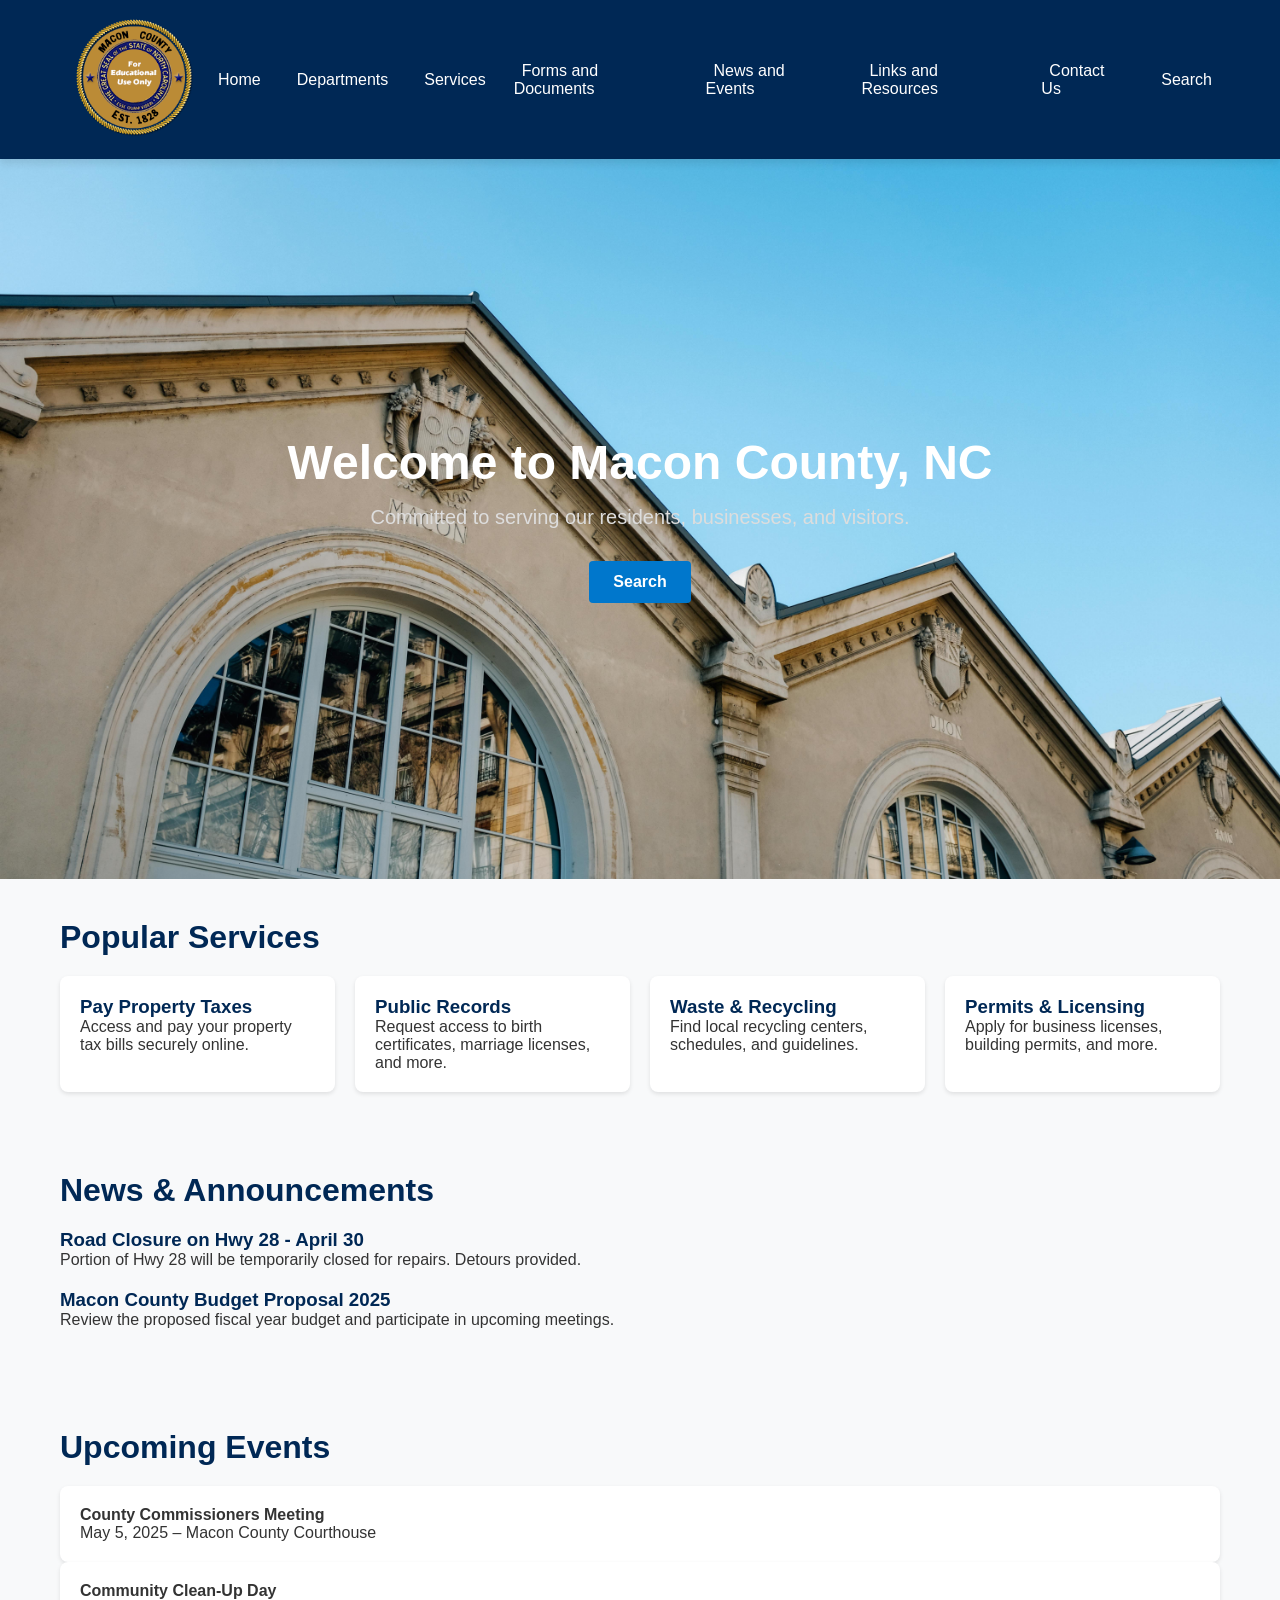
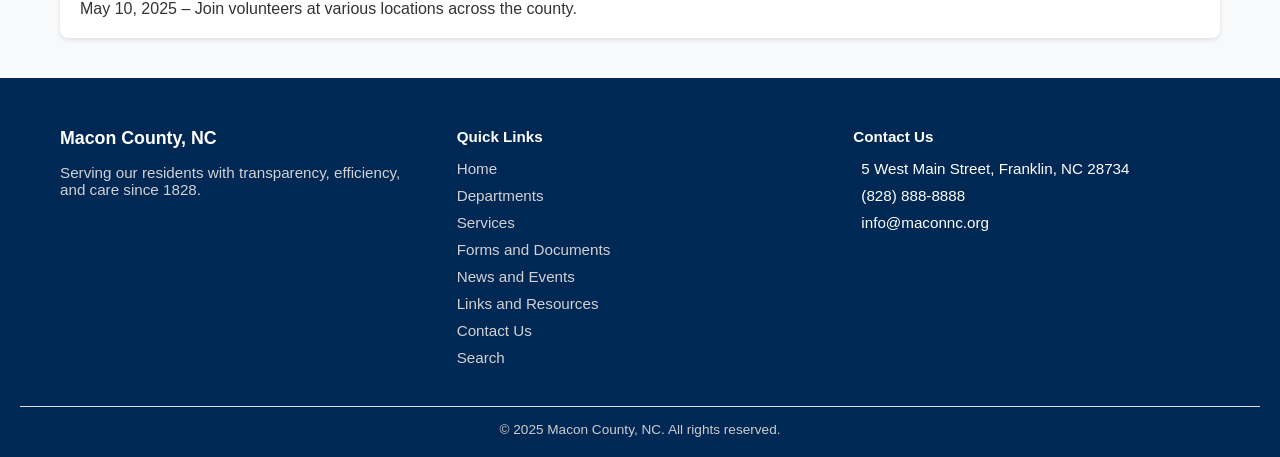
<file: index.html>
<!DOCTYPE html>
<html lang="en">
    <head>
        <meta charset="UTF-8">
        <meta name="viewport" content="width=device-width, initial-scale=1, shrink-to-fit=no" />
        <title>Macon County, NC - Official Website</title>
        <link rel="stylesheet" href="style.css" />
        <link href="home.css" rel="stylesheet" />
    </head>
    <body>
        <header class="site-header">
            <div class="header-container">
                <div class="logo">
                    <a href="index.html">
                    <img src="./assets/mock-macon-county-north-carolina.png" alt="Macon County North Carolina Logo">
                </a>
            </div>
                 <!-- Hamburger Toggle (checkbox hack) -->
        <input type="checkbox" id="menu-toggle" class="menu-toggle">
        <label for="menu-toggle" class="menu-icon">
            <span></span>
            <span></span>
            <span></span>
        </label>
        <!-- Navigation -->
                 <nav class="nav">
                    <ul class="nav-list">
                        <li><a href="index.html">Home</a></li>

                        
                        <li class="dropdown">
                            <a href="#">Departments</a>
                            <ul class="dropdown-menu">
                                <li><a href="ItDepartment.html">IT Department</a></li>
                                
                            </ul>
                        </li>
                        <li class="dropdown">
                            <a href="#">Services</a>
                            <ul class="dropdown-menu">
                                <li><a href="services.html">Emergency Services</a></li>
                                
                            </ul>
                        </li>
                        <li class="dropdown">
                            <a href="#">Forms and Documents</a>
                            <ul class="dropdown-menu">
                                <li><a href="AgendaandMinutes.html">Agendas and Minutes</a></li>
                                
                            </ul>
                        </li>
                        <li class="dropdown">
                            <a href="#">News and Events</a>
                            <ul class="dropdown-menu">
                                <li><a href="NewsandEvents.html">County News</a></li>
                                
                            </ul>
                        </li>
                        
                        <li class="dropdown">
                            <a href="#">Links and Resources</a>
                            <ul class="dropdown-menu">
                                <li><a href="LinksandResources.html">Health and Wellness Resources</a></li>
                               
                            </ul>
                            </li>
                        <li class="dropdown">
                            <a href="ContactUs.html">Contact Us</a>
                            <ul class="dropdown-menu">
                                <li><a href="#">Directory</a></li>
                                <li><a href="#">Submit a Question</a></li>
                            </ul>
                        </li>
                        <li><a href="Search.html">Search</a></li>
                    </ul>
                </nav>
            </div>
        </header> 
        <main class="main-content">
            <section class="hero">
                <div class="container">
                    <h1>Welcome to Macon County, NC</h1>
                    <p>Committed to serving our residents, businesses, and visitors.</p>
                    <a href="Search.html" class="btn">Search</a>
                </div>
            </section>
        </main>
        <!-- Government Services Overview -->
    <section class="services" id="services">
        <div class="container">
            <h2>Popular Services</h2>
            <div class="service-grid">
                <div class="service-item">
                    <h3><a href="#">Pay Property Taxes</a></h3>
                    <p>Access and pay your property tax bills securely online.</p>
                </div>
                <div class="service-item">
                    <h3><a href="#">Public Records</a></h3>
                    <p>Request access to birth certificates, marriage licenses, and more.</p>
                </div>
                <div class="service-item">
                    <h3><a href="#">Waste & Recycling</a></h3>
                    <p>Find local recycling centers, schedules, and guidelines.</p>
                </div>
                <div class="service-item">
                    <h3><a href="#">Permits & Licensing</a></h3>
                    <p>Apply for business licenses, building permits, and more.</p>
                </div>
            </div>
        </div>
    </section>

    <!-- News and Updates -->
    <section class="news">
        <div class="container">
            <h2>News & Announcements</h2>
            <ul class="news-list">
                <li>
                    <h3><a href="#">Road Closure on Hwy 28 - April 30</a></h3>
                    <p>Portion of Hwy 28 will be temporarily closed for repairs. Detours provided.</p>
                </li>
                <li>
                    <h3><a href="#">Macon County Budget Proposal 2025</a></h3>
                    <p>Review the proposed fiscal year budget and participate in upcoming meetings.</p>
                </li>
            </ul>
        </div>
    </section>

     <!-- Events -->
     <section class="events">
        <div class="container">
            <h2>Upcoming Events</h2>
            <div class="event-list">
                <div class="event-item">
                    <h4>County Commissioners Meeting</h4>
                    <p>May 5, 2025 – Macon County Courthouse</p>
                </div>
                <div class="event-item">
                    <h4>Community Clean-Up Day</h4>
                    <p>May 10, 2025 – Join volunteers at various locations across the county.</p>
                </div>
            </div>
        </div>
    </section>
</main>

    </body>
    <footer class="site-footer">
        <div class="container footer-grid">
      
          <!-- About Section -->
          <div class="footer-about">
            <h3>Macon County, NC</h3>
            <p>Serving our residents with transparency, efficiency, and care since 1828.</p>
          </div>
      
          <!-- Quick Links -->
          <div class="footer-links">
            <h4>Quick Links</h4>
            <ul>
              <li><a href="index.html">Home</a></li>
              <li><a href="#">Departments</a></li>
              <li><a href="#">Services</a></li>
              <li><a href="#">Forms and Documents</a></li>
              <li><a href="#">News and Events</a></li>
              <li><a href="#">Links and Resources</a></li>
              <li><a href="ContactUs.html">Contact Us</a></li>
              <li><a href="services.html">Search</a></li>
            </ul>
          </div>
      
          <!-- Contact Information -->
          <div class="footer-contact">
            <h4>Contact Us</h4>
            <ul>
              <li><i class="fa-solid fa-location-dot"></i> 5 West Main Street, Franklin, NC 28734</li>
              <li><i class="fa-solid fa-phone"></i> (828) 888-8888</li>
              <li><i class="fa-solid fa-envelope"></i> info@maconnc.org</li>
            </ul>
          </div>
      
        </div>
      
        <div class="footer-bottom">
          <div class="container">
            <p>&copy; 2025 Macon County, NC. All rights reserved.</p>
          </div>
        </div>
      </footer>
      
    </html>
</file>
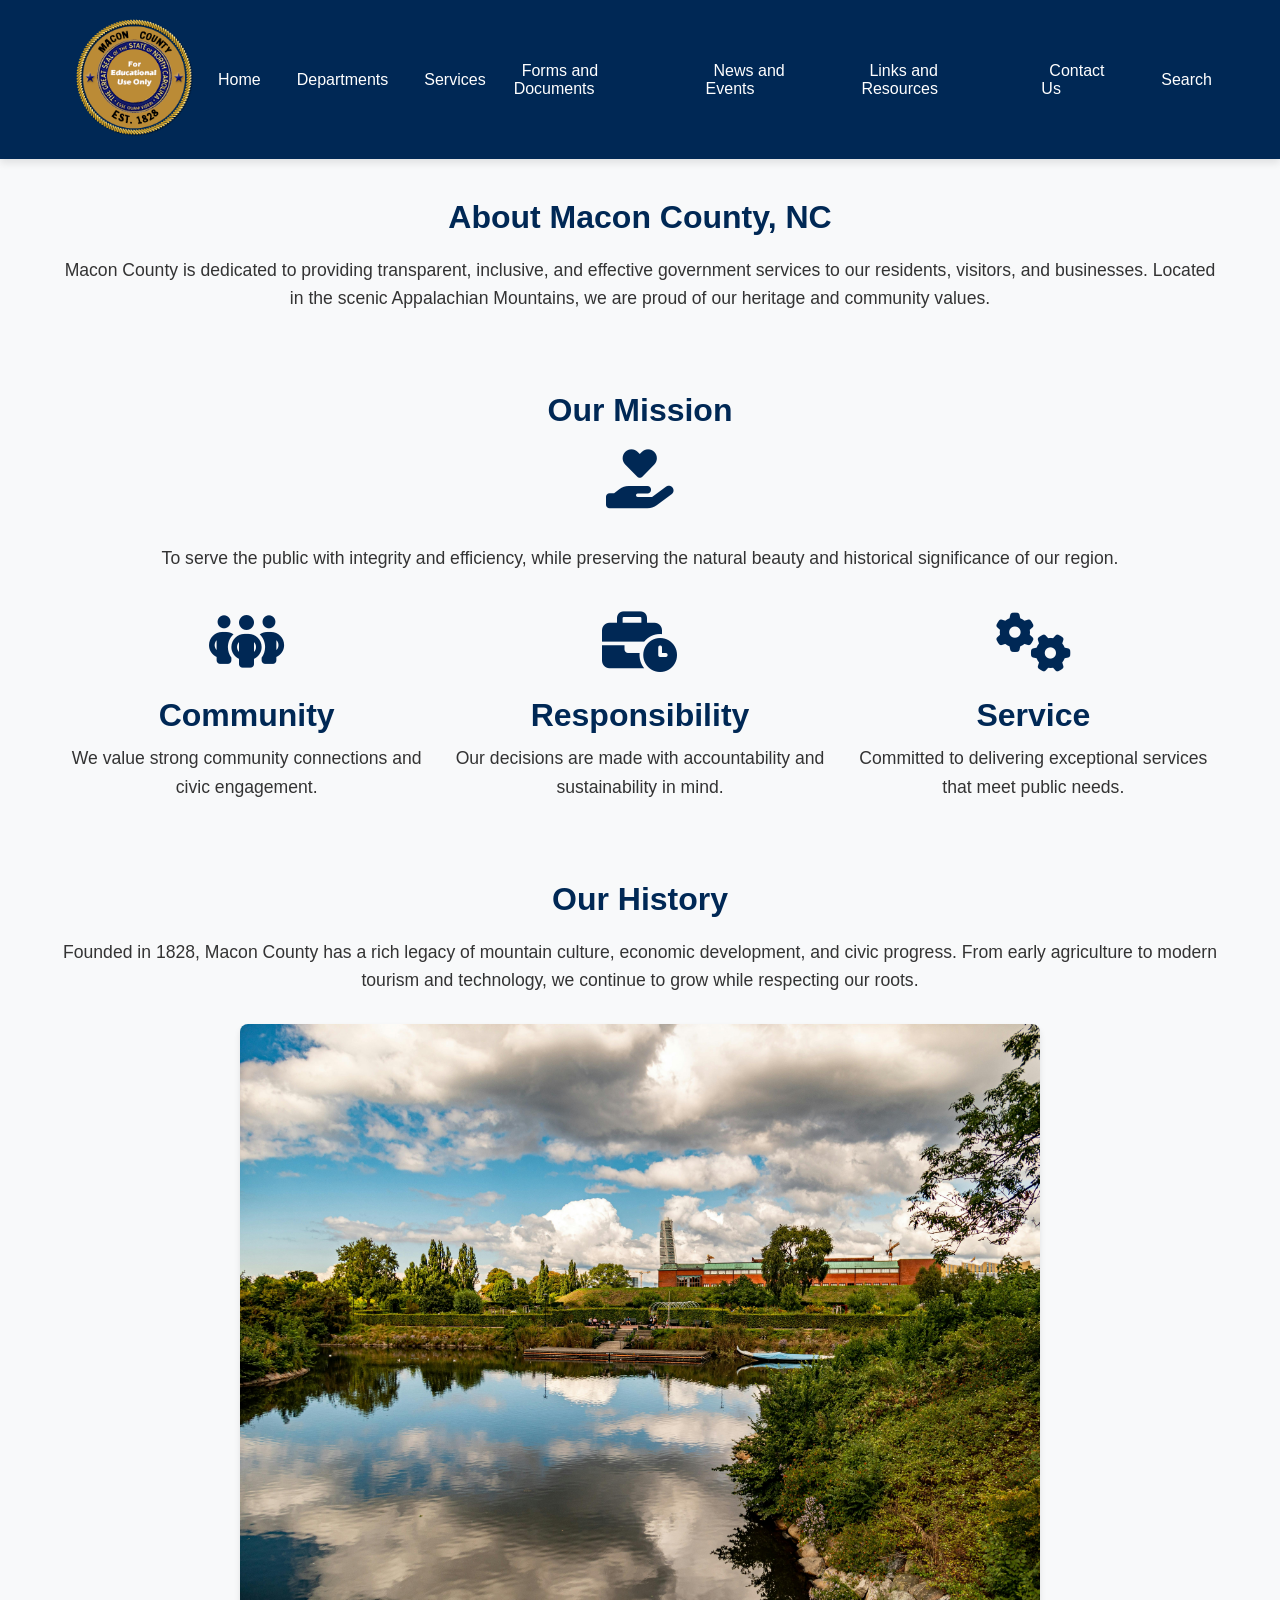
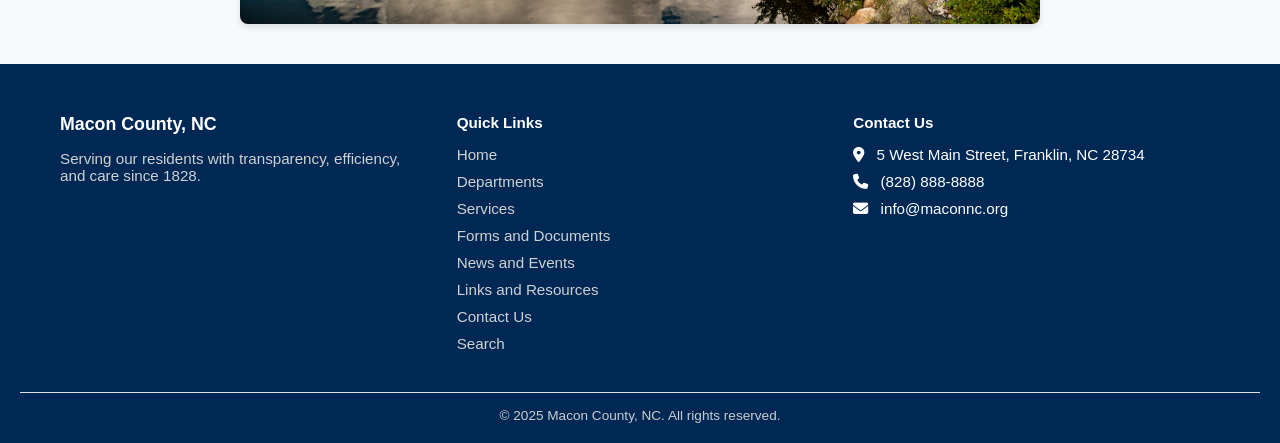
<file: AboutUs.html>
<!DOCTYPE html>
<html lang="en">
    <head>
        <meta charset="UTF-8">
        <meta name="viewport" content="width=device-width, initial-scale=1, shrink-to-fit=no" />
        <title>Macon County, NC - Official Website</title>
        <link href="style.css" rel="stylesheet" />
        <link href="AboutUs.css" rel="stylesheet" />
        <link href="https://cdnjs.cloudflare.com/ajax/libs/font-awesome/6.5.0/css/all.min.css" rel="stylesheet">
    </head>
    </head>
    <body>
        <header class="site-header">
            <div class="header-container">
                <div class="logo">
                    <a href="#">
                    <img src="../assets/mock-macon-county-north-carolina.png" alt="Macon County North Carolina Logo">
                </a>
            </div>
                 <!-- Hamburger Toggle (checkbox hack) -->
        <input type="checkbox" id="menu-toggle" class="menu-toggle">
        <label for="menu-toggle" class="menu-icon">
            <span></span>
            <span></span>
            <span></span>
        </label>
        <!-- Navigation -->
        <nav class="nav">
            <ul class="nav-list">
                <li><a href="index.html">Home</a></li>

                
                <li class="dropdown">
                    <a href="#">Departments</a>
                    <ul class="dropdown-menu">
                        <li><a href="ItDepartment.html">IT Department</a></li>
                        
                    </ul>
                </li>
                <li class="dropdown">
                    <a href="#">Services</a>
                    <ul class="dropdown-menu">
                        <li><a href="services.html">Emergency Services</a></li>
                        
                    </ul>
                </li>
                <li class="dropdown">
                    <a href="#">Forms and Documents</a>
                    <ul class="dropdown-menu">
                        <li><a href="AgendaandMinutes.html">Agendas and Minutes</a></li>
                        
                    </ul>
                </li>
                <li class="dropdown">
                    <a href="#">News and Events</a>
                    <ul class="dropdown-menu">
                        <li><a href="NewsandEvents.html">County News</a></li>
                        
                    </ul>
                </li>
                
                <li class="dropdown">
                    <a href="#">Links and Resources</a>
                    <ul class="dropdown-menu">
                        <li><a href="LinksandResources.html">Health and Wellness Resources</a></li>
                       
                    </ul>
                    </li>
                <li class="dropdown">
                    <a href="ContactUs.html">Contact Us</a>
                    <ul class="dropdown-menu">
                        <li><a href="#">Directory</a></li>
                        <li><a href="#">Submit a Question</a></li>
                    </ul>
                </li>
                <li><a href="Search.html">Search</a></li>
            </ul>
        </nav>
            </div>
        </header> 
        <main class="main-content">
            <section class="about-intro">
                <div class="container">
                    <h1>About Macon County, NC</h1>
                    <p>Macon County is dedicated to providing transparent, inclusive, and effective government services to our residents, visitors, and businesses. Located in the scenic Appalachian Mountains, we are proud of our heritage and community values.</p>
                </div>
            </section>
    
            <section class="mission-values">
                <div class="container">
                    <div class="about-mission">
                        <h3>Our Mission</h3>
                        <div class="mission-icon">
                            <i class="fa-solid fa-hand-holding-heart"></i>
                        </div>
                        <p>To serve the public with integrity and efficiency, while preserving the natural beauty and historical significance of our region.</p>
                    </div>
                    <div class="values-grid">
                        <div class="value-item">
                            <div class="value-icon">
                                <i class="fa-solid fa-people-group"></i>
                            </div>
                            <h3>Community</h3>
                            <p>We value strong community connections and civic engagement.</p>
                        </div>
        
                        <div class="value-item">
                            <div class="value-icon">
                                <i class="fa-solid fa-business-time"></i>
                            </div>
                            <h3>Responsibility</h3>
                            <p>Our decisions are made with accountability and sustainability in mind.</p>
                        </div>
        
                        <div class="value-item">
                            <div class="value-icon">
                                <i class="fa-solid fa-gears"></i>
                            </div>
                            <h3>Service</h3>
                            <p>Committed to delivering exceptional services that meet public needs.</p>
                        </div>
                    </div>
                </div>
            </section>
    
            <section class="history">
                <div class="container">
                    <h2>Our History</h2>
                    <p>Founded in 1828, Macon County has a rich legacy of mountain culture, economic development, and civic progress. From early agriculture to modern tourism and technology, we continue to grow while respecting our roots.</p>
                    <img src="../assets/Historic-image.jpg" alt="Historic image of Macon County" class="history-img" />
                </div>
            </section>
        </main>
    </body>
    <footer class="site-footer">
        <div class="container footer-grid">
      
          <!-- About Section -->
          <div class="footer-about">
            <h3>Macon County, NC</h3>
            <p>Serving our residents with transparency, efficiency, and care since 1828.</p>
          </div>
      
          <!-- Quick Links -->
          <div class="footer-links">
            <h4>Quick Links</h4>
            <ul>
              <li><a href="index.html">Home</a></li>
              <li><a href="#">Departments</a></li>
              <li><a href="#">Services</a></li>
              <li><a href="#">Forms and Documents</a></li>
              <li><a href="#">News and Events</a></li>
              <li><a href="#">Links and Resources</a></li>
              <li><a href="ContactUs.html">Contact Us</a></li>
              <li><a href="services.html">Search</a></li>
            </ul>
          </div>
      
          <!-- Contact Information -->
          <div class="footer-contact">
            <h4>Contact Us</h4>
            <ul>
              <li><i class="fa-solid fa-location-dot"></i> 5 West Main Street, Franklin, NC 28734</li>
              <li><i class="fa-solid fa-phone"></i> (828) 888-8888</li>
              <li><i class="fa-solid fa-envelope"></i> info@maconnc.org</li>
            </ul>
          </div>
      
        </div>
      
        <div class="footer-bottom">
          <div class="container">
            <p>&copy; 2025 Macon County, NC. All rights reserved.</p>
          </div>
        </div>
      </footer>
    </html>
</file>
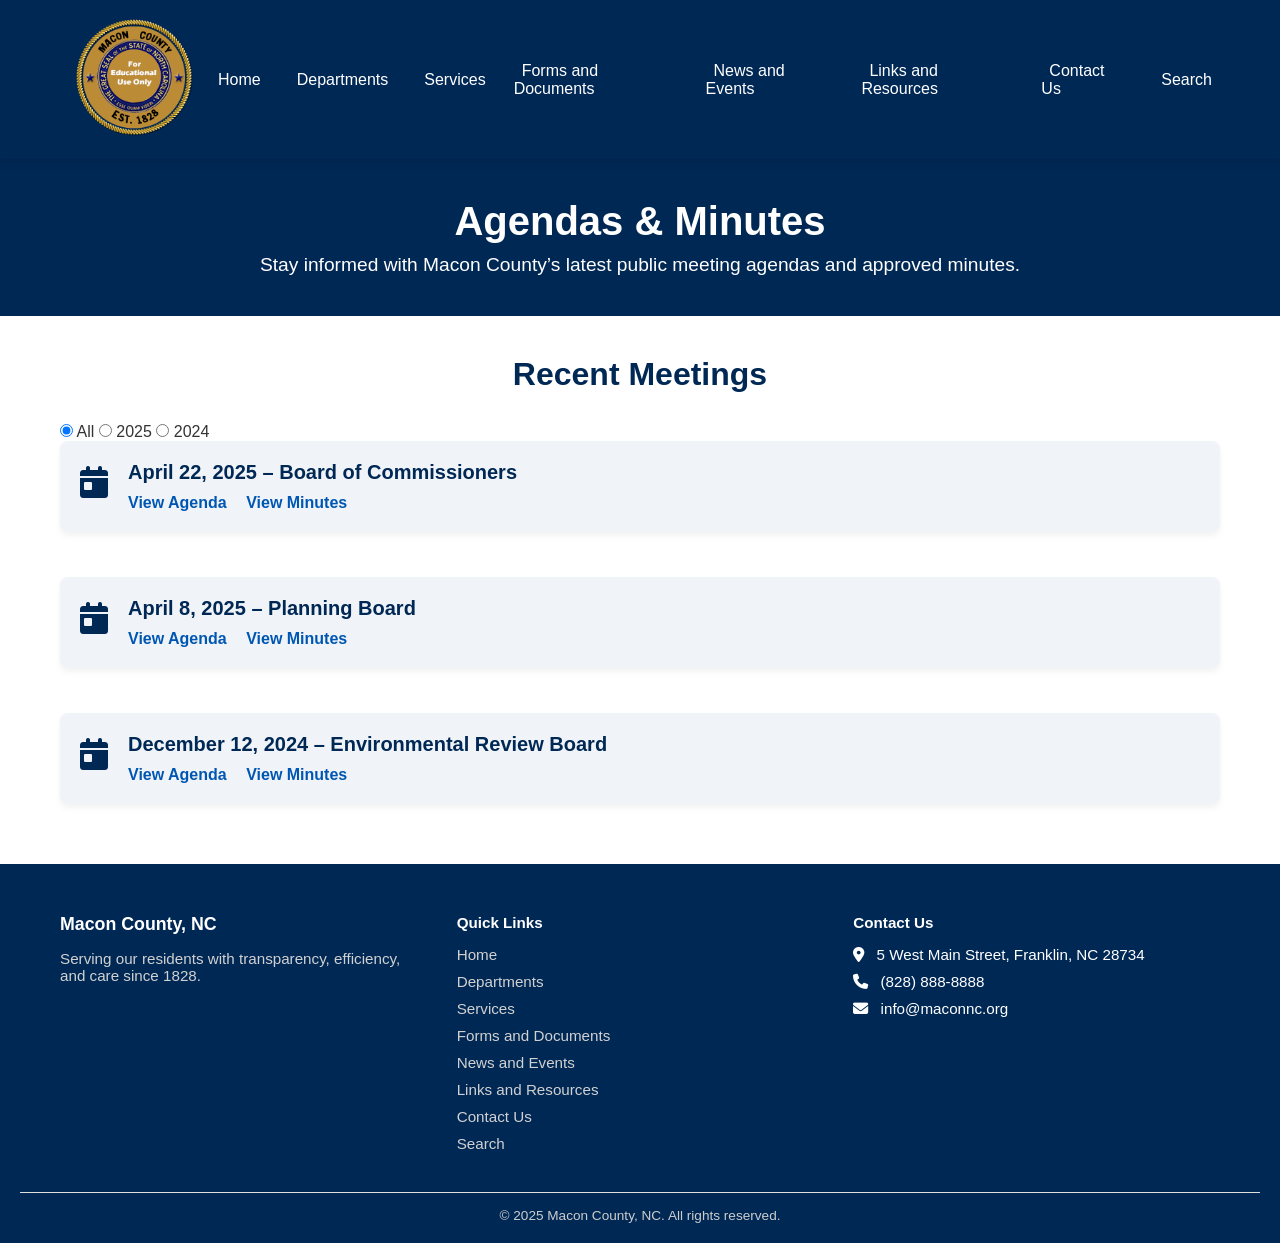
<file: AgendaandMinutes.html>
<!DOCTYPE html>
<html lang="en">
    <head>
        <meta charset="UTF-8">
        <meta name="viewport" content="width=device-width, initial-scale=1, shrink-to-fit=no" />
        <title>Agendas & Minutes | Macon County, NC</title>
        <link href="style.css" rel="stylesheet" />
        <link href="AgendaandMinutes.css" rel="stylesheet" />
        <link rel="stylesheet" href="https://cdnjs.cloudflare.com/ajax/libs/font-awesome/6.5.0/css/all.min.css" />
    </head>
    <body>
        <header class="site-header">
            <div class="header-container">
                <div class="logo">
                    <a href="#">
                    <img src="../assets/mock-macon-county-north-carolina.png" alt="Macon County North Carolina Logo">
                </a>
            </div>
                 <!-- Hamburger Toggle (checkbox hack) -->
        <input type="checkbox" id="menu-toggle" class="menu-toggle">
        <label for="menu-toggle" class="menu-icon">
            <span></span>
            <span></span>
            <span></span>
        </label>
        <!-- Navigation -->
        <nav class="nav">
            <ul class="nav-list">
                <li><a href="index.html">Home</a></li>

                
                <li class="dropdown">
                    <a href="#">Departments</a>
                    <ul class="dropdown-menu">
                        <li><a href="ItDepartment.html">IT Department</a></li>
                        
                    </ul>
                </li>
                <li class="dropdown">
                    <a href="#">Services</a>
                    <ul class="dropdown-menu">
                        <li><a href="services.html">Emergency Services</a></li>
                        
                    </ul>
                </li>
                <li class="dropdown">
                    <a href="#">Forms and Documents</a>
                    <ul class="dropdown-menu">
                        <li><a href="AgendaandMinutes.html">Agendas and Minutes</a></li>
                        
                    </ul>
                </li>
                <li class="dropdown">
                    <a href="#">News and Events</a>
                    <ul class="dropdown-menu">
                        <li><a href="NewsandEvents.html">County News</a></li>
                        
                    </ul>
                </li>
                
                <li class="dropdown">
                    <a href="#">Links and Resources</a>
                    <ul class="dropdown-menu">
                        <li><a href="LinksandResources.html">Health and Wellness Resources</a></li>
                       
                    </ul>
                    </li>
                <li class="dropdown">
                    <a href="ContactUs.html">Contact Us</a>
                    <ul class="dropdown-menu">
                        <li><a href="#">Directory</a></li>
                        <li><a href="#">Submit a Question</a></li>
                    </ul>
                </li>
                <li><a href="Search.html">Search</a></li>
            </ul>
        </nav>
            </div>
        </header> 
        <main class="main-content">
            <section class="page-header">
              <div class="container">
                <h1>Agendas & Minutes</h1>
                <p>Stay informed with Macon County’s latest public meeting agendas and approved minutes.</p>
              </div>
            </section>
          
            <section class="agendas-section">
                <div class="container">
                  <h2>Recent Meetings</h2>
              
                  <!-- FILTER BUTTONS must not wrap .meeting-list -->
                  <input type="radio" name="year" id="all" checked>
                  <label for="all">All</label>
              
                  <input type="radio" name="year" id="y2025">
                  <label for="y2025">2025</label>
              
                  <input type="radio" name="year" id="y2024">
                  <label for="y2024">2024</label>
              
                  <!-- FILTER TARGET must be a sibling, not nested -->
                  <div class="meeting-list">
                    <div class="meeting-item y2025">
                      <i class="fa-solid fa-calendar-day"></i>
                      <div>
                        <h3>April 22, 2025 – Board of Commissioners</h3>
                        <a href="#" class="btn-link">View Agenda</a>
                        <a href="#" class="btn-link">View Minutes</a>
                      </div>
                    </div>
              
                    <div class="meeting-item y2025">
                      <i class="fa-solid fa-calendar-day"></i>
                      <div>
                        <h3>April 8, 2025 – Planning Board</h3>
                        <a href="#" class="btn-link">View Agenda</a>
                        <a href="#" class="btn-link">View Minutes</a>
                      </div>
                    </div>
              
                    <div class="meeting-item y2024">
                      <i class="fa-solid fa-calendar-day"></i>
                      <div>
                        <h3>December 12, 2024 – Environmental Review Board</h3>
                        <a href="#" class="btn-link">View Agenda</a>
                        <a href="#" class="btn-link">View Minutes</a>
                      </div>
                    </div>
                  </div>
                </div>
              </section>
          </main>
          
          </body>
          <footer class="site-footer">
            <div class="container footer-grid">
          
              <!-- About Section -->
              <div class="footer-about">
                <h3>Macon County, NC</h3>
                <p>Serving our residents with transparency, efficiency, and care since 1828.</p>
              </div>
          
              <!-- Quick Links -->
              <div class="footer-links">
                <h4>Quick Links</h4>
                <ul>
                  <li><a href="index.html">Home</a></li>
                  <li><a href="#">Departments</a></li>
                  <li><a href="#">Services</a></li>
                  <li><a href="#">Forms and Documents</a></li>
                  <li><a href="#">News and Events</a></li>
                  <li><a href="#">Links and Resources</a></li>
                  <li><a href="ContactUs.html">Contact Us</a></li>
                  <li><a href="services.html">Search</a></li>
                </ul>
              </div>
          
              <!-- Contact Information -->
              <div class="footer-contact">
                <h4>Contact Us</h4>
                <ul>
                  <li><i class="fa-solid fa-location-dot"></i> 5 West Main Street, Franklin, NC 28734</li>
                  <li><i class="fa-solid fa-phone"></i> (828) 888-8888</li>
                  <li><i class="fa-solid fa-envelope"></i> info@maconnc.org</li>
                </ul>
              </div>
          
            </div>
          
            <div class="footer-bottom">
              <div class="container">
                <p>&copy; 2025 Macon County, NC. All rights reserved.</p>
              </div>
            </div>
          </footer>
          </html>
</file>
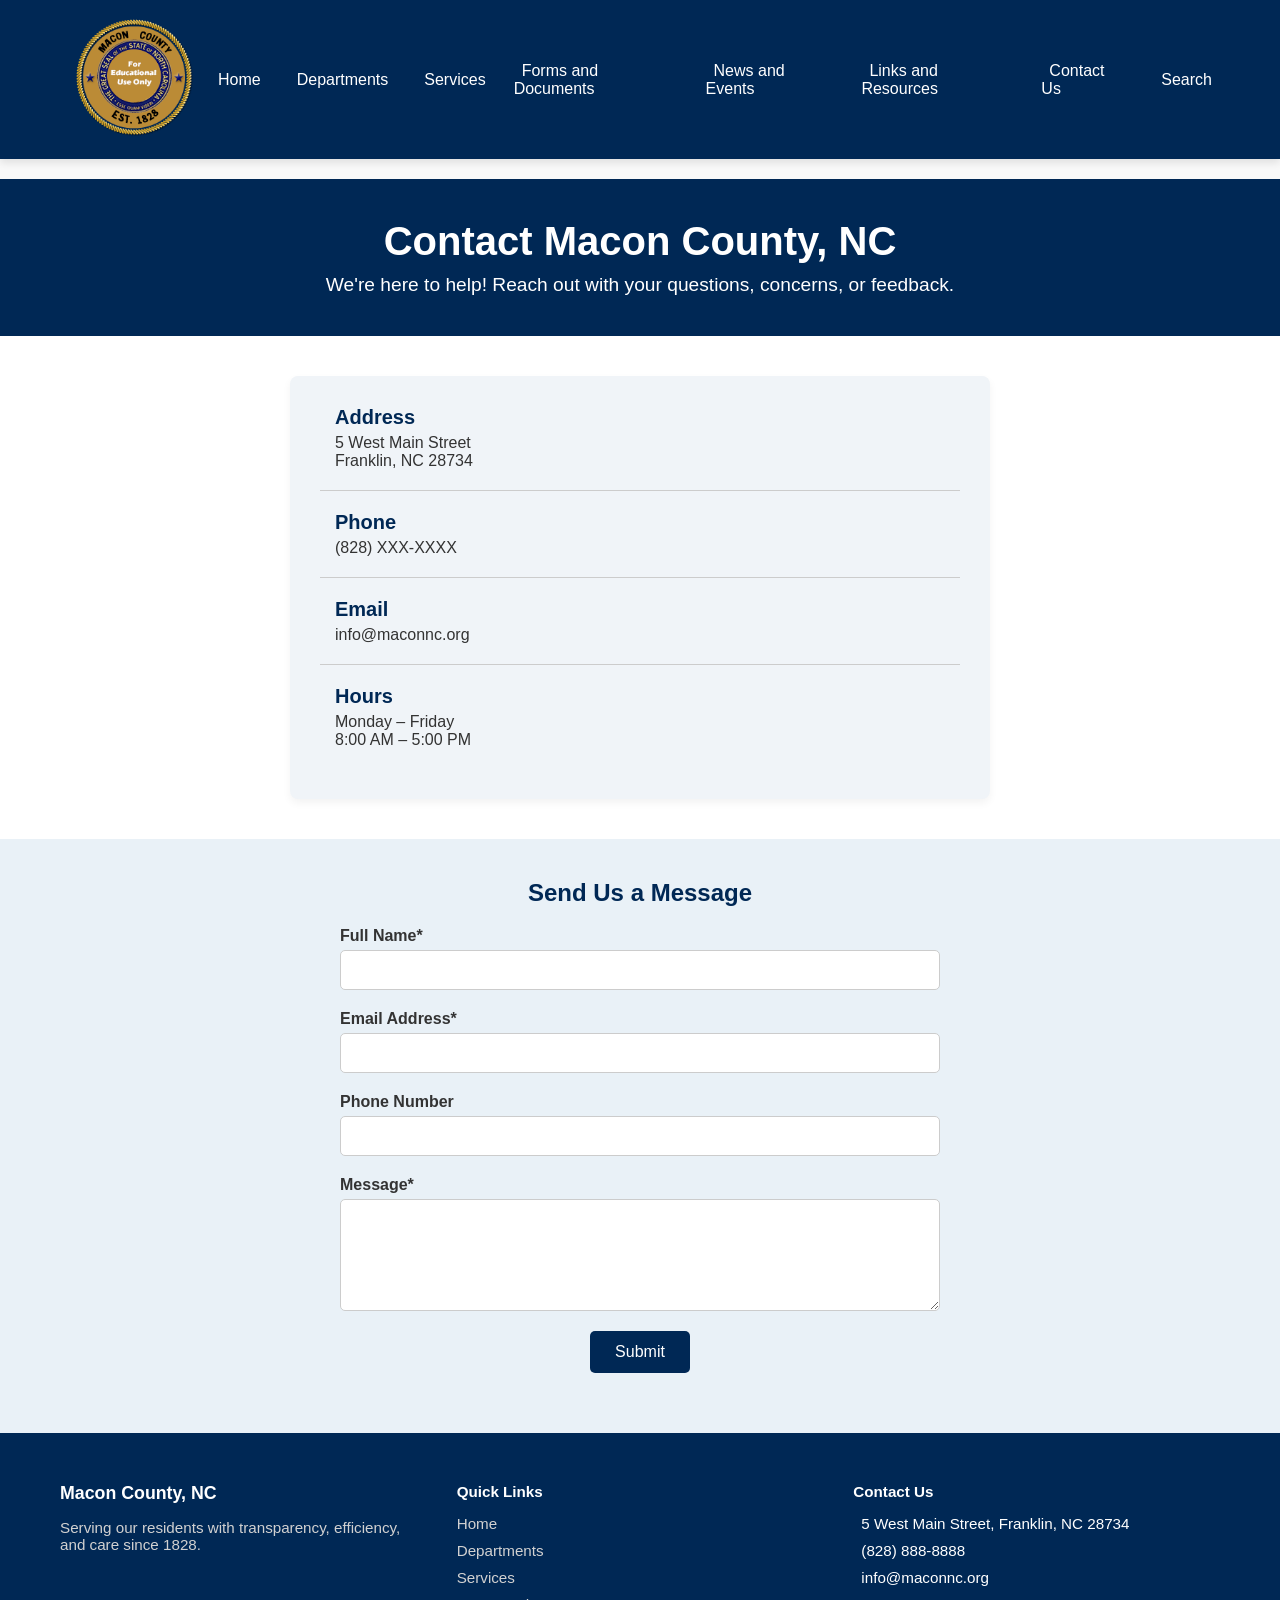
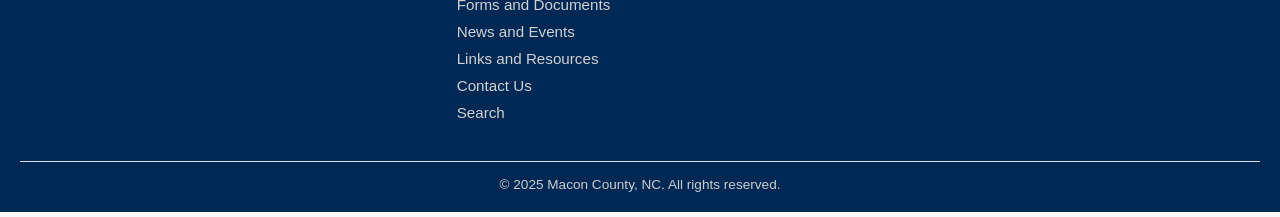
<file: ContactUs.html>
<!DOCTYPE html>
<html lang="en">
    <head>
        <meta charset="UTF-8">
        <meta name="viewport" content="width=device-width, initial-scale=1, shrink-to-fit=no" />
        <title>Contact Us | Macon County, NC</title>
        <link href="style.css" rel="stylesheet" />
        <link href="ContactUs.css" rel="stylesheet" />
    </head>
    <body>
        <header class="site-header">
            <div class="header-container">
                <div class="logo">
                    <a href="#">
                    <img src="../assets/mock-macon-county-north-carolina.png" alt="Macon County North Carolina Logo">
                </a>
            </div>
                 <!-- Hamburger Toggle (checkbox hack) -->
        <input type="checkbox" id="menu-toggle" class="menu-toggle">
        <label for="menu-toggle" class="menu-icon">
            <span></span>
            <span></span>
            <span></span>
        </label>
        <!-- Navigation -->
        <nav class="nav">
            <ul class="nav-list">
                <li><a href="index.html">Home</a></li>

                
                <li class="dropdown">
                    <a href="#">Departments</a>
                    <ul class="dropdown-menu">
                        <li><a href="ItDepartment.html">IT Department</a></li>
                        
                    </ul>
                </li>
                <li class="dropdown">
                    <a href="#">Services</a>
                    <ul class="dropdown-menu">
                        <li><a href="services.html">Emergency Services</a></li>
                        
                    </ul>
                </li>
                <li class="dropdown">
                    <a href="#">Forms and Documents</a>
                    <ul class="dropdown-menu">
                        <li><a href="AgendaandMinutes.html">Agendas and Minutes</a></li>
                        
                    </ul>
                </li>
                <li class="dropdown">
                    <a href="#">News and Events</a>
                    <ul class="dropdown-menu">
                        <li><a href="NewsandEvents.html">County News</a></li>
                        
                    </ul>
                </li>
                
                <li class="dropdown">
                    <a href="#">Links and Resources</a>
                    <ul class="dropdown-menu">
                        <li><a href="LinksandResources.html">Health and Wellness Resources</a></li>
                       
                    </ul>
                    </li>
                <li class="dropdown">
                    <a href="ContactUs.html">Contact Us</a>
                    <ul class="dropdown-menu">
                        <li><a href="#">Directory</a></li>
                        <li><a href="#">Submit a Question</a></li>
                    </ul>
                </li>
                <li><a href="Search.html">Search</a></li>
            </ul>
        </nav>
            </div>
        </header> 
        <main class="contact-main">
            <section class="contact-header">
                <div class="container">
                    <h1>Contact Macon County, NC</h1>
                    <p>We're here to help! Reach out with your questions, concerns, or feedback.</p>
                </div>
            </section>
        
            <section class="contact-info">
                <div class="container">
                    <div class="info-card">
                        <div class="info-row">
                            <i class="fa-solid fa-location-dot"></i>
                            <div class="info-text">
                                <h3>Address</h3>
                                <p>5 West Main Street<br>Franklin, NC 28734</p>
                            </div>
                        </div>
                        <hr>
                        <div class="info-row">
                            <i class="fa-solid fa-phone"></i>
                            <div class="info-text">
                                <h3>Phone</h3>
                                <p><a href="tel:828-XXX-XXXX">(828) XXX-XXXX</a></p>
                            </div>
                        </div>
                        <hr>
                        <div class="info-row">
                            <i class="fa-solid fa-envelope"></i>
                            <div class="info-text">
                                <h3>Email</h3>
                                <p><a href="mailto:info@maconnc.org">info@maconnc.org</a></p>
                            </div>
                        </div>
                        <hr>
                        <div class="info-row">
                            <i class="fa-solid fa-clock"></i>
                            <div class="info-text">
                                <h3>Hours</h3>
                                <p>Monday – Friday<br>8:00 AM – 5:00 PM</p>
                            </div>
                        </div>
                    </div>
                </div>
            </section>
            
        
            <section class="contact-form-section">
                <div class="container">
                    <h2>Send Us a Message</h2>
                    <form class="contact-form" aria-label="Contact Form">
                        <div class="form-group">
                            <label for="name">Full Name<span aria-hidden="true">*</span></label>
                            <input type="text" id="name" name="name" required aria-required="true">
                        </div>
                        <div class="form-group">
                            <label for="email">Email Address<span aria-hidden="true">*</span></label>
                            <input type="email" id="email" name="email" required aria-required="true">
                        </div>
                        <div class="form-group">
                            <label for="phone">Phone Number</label>
                            <input type="tel" id="phone" name="phone">
                        </div>
                        <div class="form-group">
                            <label for="message">Message<span aria-hidden="true">*</span></label>
                            <textarea id="message" name="message" rows="5" required aria-required="true"></textarea>
                        </div>
                        <button type="submit" class="btn-submit">Submit</button>
                    </form>
                </div>
            </section>
        
        </main>
    </body>
    <footer class="site-footer">
        <div class="container footer-grid">
      
          <!-- About Section -->
          <div class="footer-about">
            <h3>Macon County, NC</h3>
            <p>Serving our residents with transparency, efficiency, and care since 1828.</p>
          </div>
      
          <!-- Quick Links -->
          <div class="footer-links">
            <h4>Quick Links</h4>
            <ul>
              <li><a href="index.html">Home</a></li>
              <li><a href="#">Departments</a></li>
              <li><a href="#">Services</a></li>
              <li><a href="#">Forms and Documents</a></li>
              <li><a href="#">News and Events</a></li>
              <li><a href="#">Links and Resources</a></li>
              <li><a href="ContactUs.html">Contact Us</a></li>
              <li><a href="services.html">Search</a></li>
            </ul>
          </div>
      
          <!-- Contact Information -->
          <div class="footer-contact">
            <h4>Contact Us</h4>
            <ul>
              <li><i class="fa-solid fa-location-dot"></i> 5 West Main Street, Franklin, NC 28734</li>
              <li><i class="fa-solid fa-phone"></i> (828) 888-8888</li>
              <li><i class="fa-solid fa-envelope"></i> info@maconnc.org</li>
            </ul>
          </div>
      
        </div>
      
        <div class="footer-bottom">
          <div class="container">
            <p>&copy; 2025 Macon County, NC. All rights reserved.</p>
          </div>
        </div>
      </footer>
    </html>
</file>
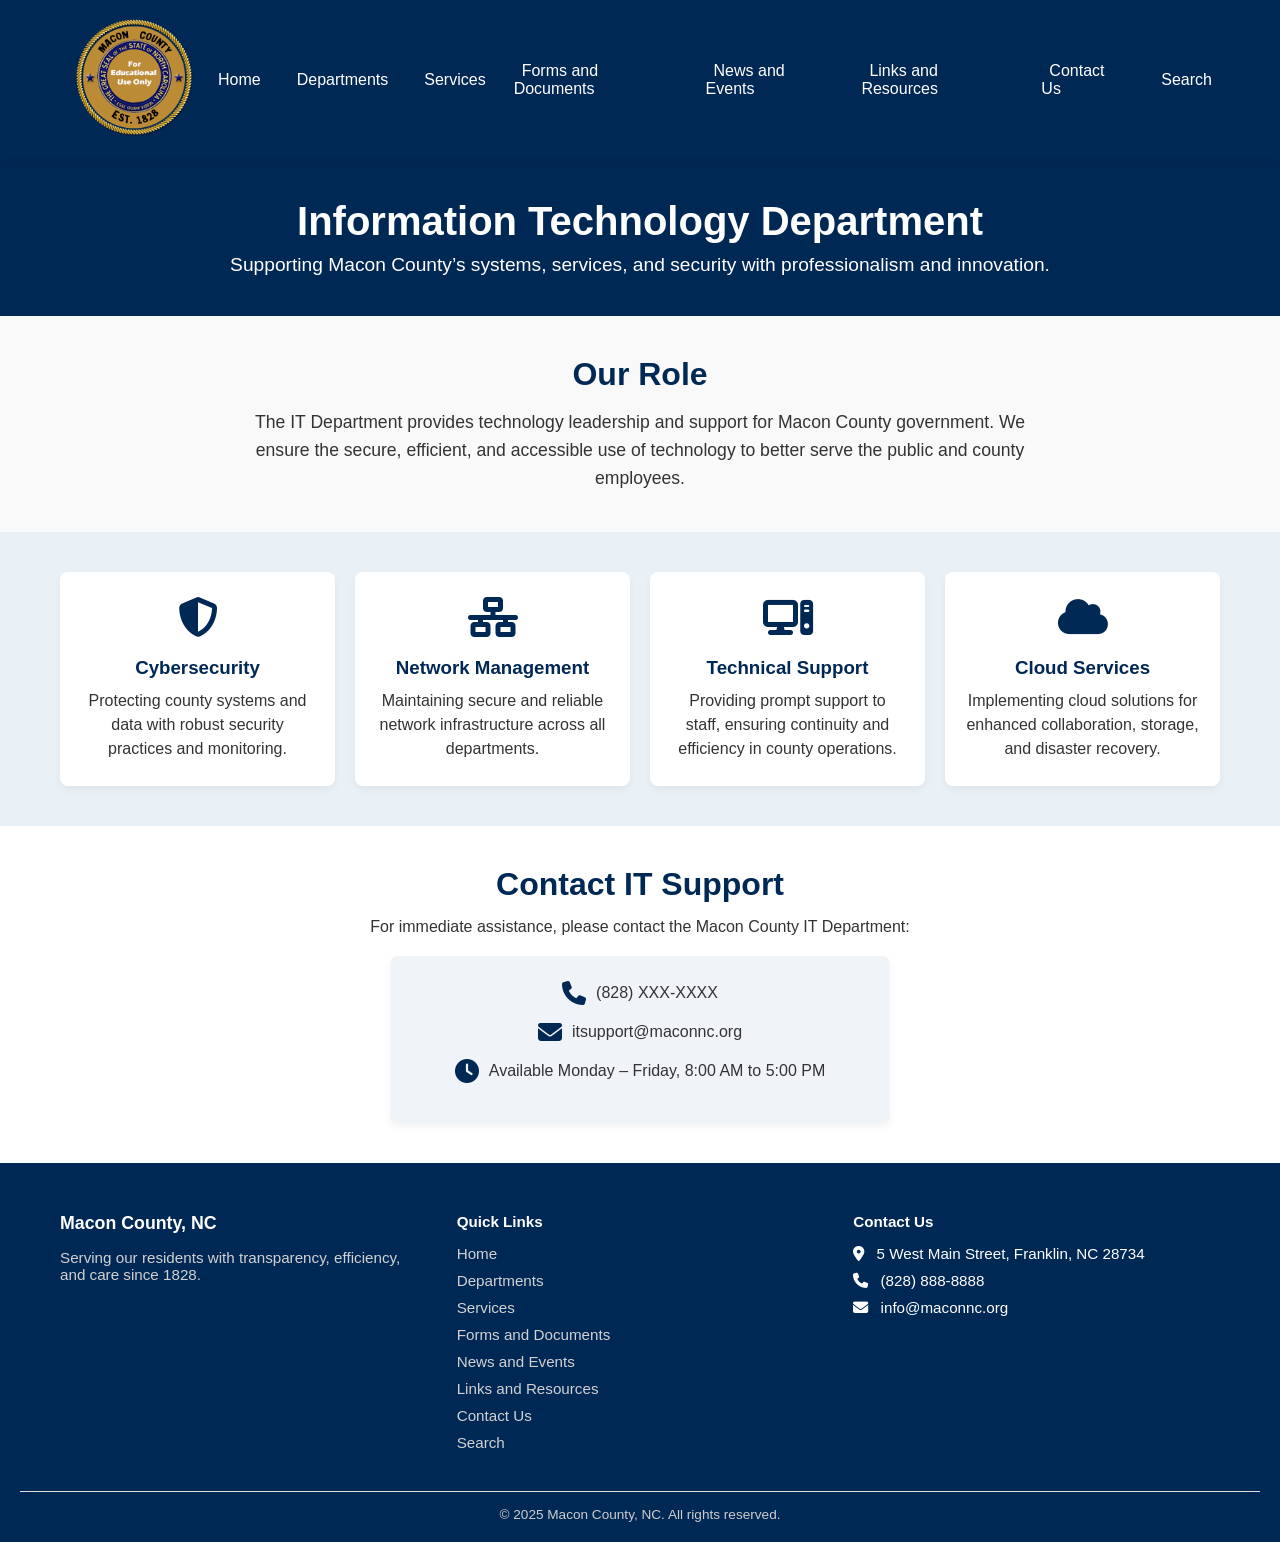
<file: ItDepartment.html>
<!DOCTYPE html>
<html lang="en">
    <head>
        <meta charset="UTF-8">
        <meta name="viewport" content="width=device-width, initial-scale=1, shrink-to-fit=no" />
        <title>IT Department | Macon County, NC</title>
        <link href="style.css" rel="stylesheet" />
        <link href="ITDepartment.css" rel="stylesheet" />
        <link rel="stylesheet" href="https://cdnjs.cloudflare.com/ajax/libs/font-awesome/6.5.0/css/all.min.css">
    </head>
    <body>
        <header class="site-header">
            <div class="header-container">
                <div class="logo">
                    <a href="#">
                    <img src="../assets/mock-macon-county-north-carolina.png" alt="Macon County North Carolina Logo">
                </a>
            </div>
                 <!-- Hamburger Toggle (checkbox hack) -->
        <input type="checkbox" id="menu-toggle" class="menu-toggle">
        <label for="menu-toggle" class="menu-icon">
            <span></span>
            <span></span>
            <span></span>
        </label>
        <!-- Navigation -->
        <nav class="nav">
            <ul class="nav-list">
                <li><a href="index.html">Home</a></li>

                
                <li class="dropdown">
                    <a href="#">Departments</a>
                    <ul class="dropdown-menu">
                        <li><a href="ItDepartment.html">IT Department</a></li>
                        
                    </ul>
                </li>
                <li class="dropdown">
                    <a href="#">Services</a>
                    <ul class="dropdown-menu">
                        <li><a href="services.html">Emergency Services</a></li>
                        
                    </ul>
                </li>
                <li class="dropdown">
                    <a href="#">Forms and Documents</a>
                    <ul class="dropdown-menu">
                        <li><a href="AgendaandMinutes.html">Agendas and Minutes</a></li>
                        
                    </ul>
                </li>
                <li class="dropdown">
                    <a href="#">News and Events</a>
                    <ul class="dropdown-menu">
                        <li><a href="NewsandEvents.html">County News</a></li>
                        
                    </ul>
                </li>
                
                <li class="dropdown">
                    <a href="#">Links and Resources</a>
                    <ul class="dropdown-menu">
                        <li><a href="LinksandResources.html">Health and Wellness Resources</a></li>
                       
                    </ul>
                    </li>
                <li class="dropdown">
                    <a href="ContactUs.html">Contact Us</a>
                    <ul class="dropdown-menu">
                        <li><a href="#">Directory</a></li>
                        <li><a href="#">Submit a Question</a></li>
                    </ul>
                </li>
                <li><a href="Search.html">Search</a></li>
            </ul>
        </nav>
            </div>
        </header> 
        <main class="it-main">
  
            <section class="it-header">
              <div class="container">
                <h1>Information Technology Department</h1>
                <p>Supporting Macon County’s systems, services, and security with professionalism and innovation.</p>
              </div>
            </section>
          
            <section class="it-overview">
              <div class="container">
                <h2>Our Role</h2>
                <p>The IT Department provides technology leadership and support for Macon County government. We ensure the secure, efficient, and accessible use of technology to better serve the public and county employees.</p>
              </div>
            </section>
          
            <section class="it-services">
              <div class="container services-grid">
                
                <div class="service-item">
                  <i class="fa-solid fa-shield-halved"></i>
                  <h3>Cybersecurity</h3>
                  <p>Protecting county systems and data with robust security practices and monitoring.</p>
                </div>
          
                <div class="service-item">
                  <i class="fa-solid fa-network-wired"></i>
                  <h3>Network Management</h3>
                  <p>Maintaining secure and reliable network infrastructure across all departments.</p>
                </div>
          
                <div class="service-item">
                  <i class="fa-solid fa-computer"></i>
                  <h3>Technical Support</h3>
                  <p>Providing prompt support to staff, ensuring continuity and efficiency in county operations.</p>
                </div>
          
                <div class="service-item">
                  <i class="fa-solid fa-cloud"></i>
                  <h3>Cloud Services</h3>
                  <p>Implementing cloud solutions for enhanced collaboration, storage, and disaster recovery.</p>
                </div>
          
              </div>
            </section>
          
            <section class="it-contact">
              <div class="container">
                <h2>Contact IT Support</h2>
                <p>For immediate assistance, please contact the Macon County IT Department:</p>
                <div class="contact-card">
                  <div class="contact-row">
                    <i class="fa-solid fa-phone"></i>
                    <p><a href="tel:828-XXX-XXXX">(828) XXX-XXXX</a></p>
                  </div>
                  <div class="contact-row">
                    <i class="fa-solid fa-envelope"></i>
                    <p><a href="mailto:itsupport@maconnc.org">itsupport@maconnc.org</a></p>
                  </div>
                  <div class="contact-row">
                    <i class="fa-solid fa-clock"></i>
                    <p>Available Monday – Friday, 8:00 AM to 5:00 PM</p>
                  </div>
                </div>
              </div>
            </section>
          
          </main>
          
          </body>
          <footer class="site-footer">
            <div class="container footer-grid">
          
              <!-- About Section -->
              <div class="footer-about">
                <h3>Macon County, NC</h3>
                <p>Serving our residents with transparency, efficiency, and care since 1828.</p>
              </div>
          
              <!-- Quick Links -->
              <div class="footer-links">
                <h4>Quick Links</h4>
                <ul>
                  <li><a href="index.html">Home</a></li>
                  <li><a href="#">Departments</a></li>
                  <li><a href="#">Services</a></li>
                  <li><a href="#">Forms and Documents</a></li>
                  <li><a href="#">News and Events</a></li>
                  <li><a href="#">Links and Resources</a></li>
                  <li><a href="ContactUs.html">Contact Us</a></li>
                  <li><a href="services.html">Search</a></li>
                </ul>
              </div>
          
              <!-- Contact Information -->
              <div class="footer-contact">
                <h4>Contact Us</h4>
                <ul>
                  <li><i class="fa-solid fa-location-dot"></i> 5 West Main Street, Franklin, NC 28734</li>
                  <li><i class="fa-solid fa-phone"></i> (828) 888-8888</li>
                  <li><i class="fa-solid fa-envelope"></i> info@maconnc.org</li>
                </ul>
              </div>
          
            </div>
          
            <div class="footer-bottom">
              <div class="container">
                <p>&copy; 2025 Macon County, NC. All rights reserved.</p>
              </div>
            </div>
          </footer>
          </html>
</file>
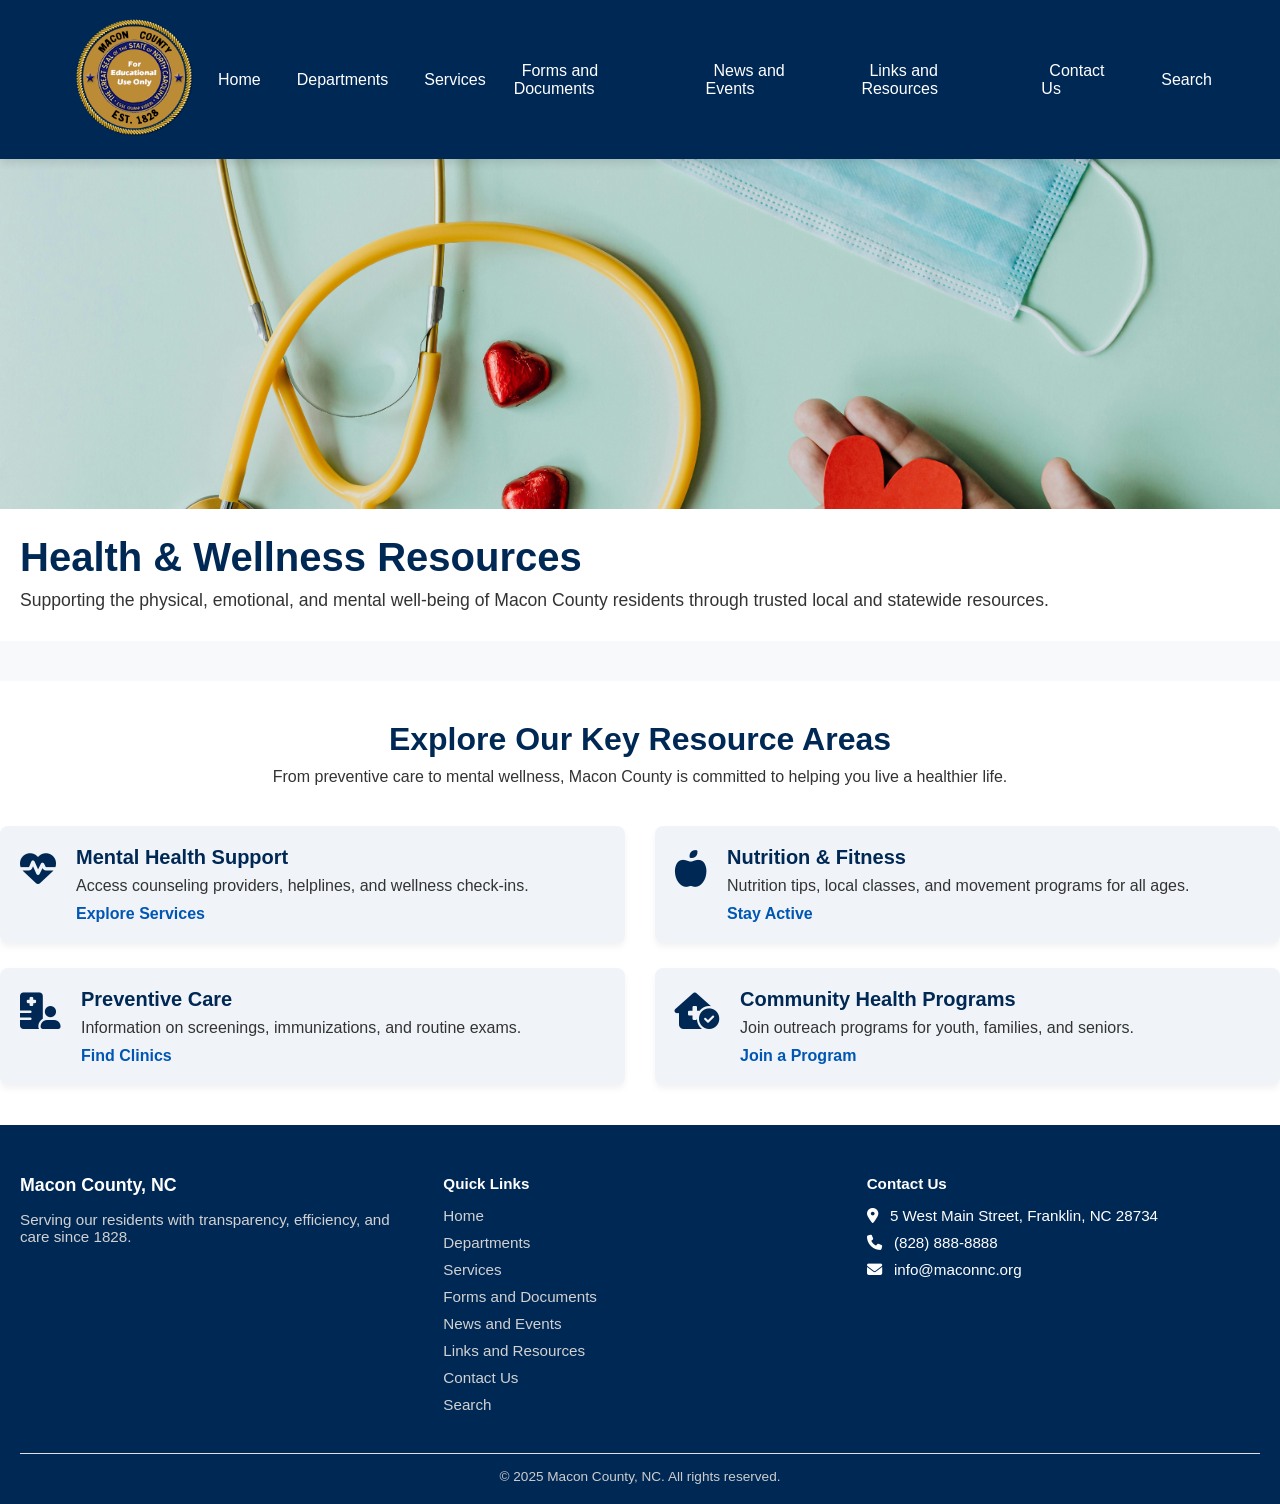
<file: LinksandResources.html>
<!DOCTYPE html>
<html lang="en">
    <head>
        <meta charset="UTF-8">
        <meta name="viewport" content="width=device-width, initial-scale=1, shrink-to-fit=no" />
        <title>Health & Wellness Resources | Macon County, NC</title>
        <link href="style.css" rel="stylesheet" />
        <link href="LinksandResources.css" rel="stylesheet" />
        <link rel="stylesheet" href="https://cdnjs.cloudflare.com/ajax/libs/font-awesome/6.5.0/css/all.min.css" />
    </head>
    <body>
        <header class="site-header">
            <div class="header-container">
                <div class="logo">
                    <a href="#">
                    <img src="../assets/mock-macon-county-north-carolina.png" alt="Macon County North Carolina Logo">
                </a>
            </div>
                 <!-- Hamburger Toggle (checkbox hack) -->
        <input type="checkbox" id="menu-toggle" class="menu-toggle">
        <label for="menu-toggle" class="menu-icon">
            <span></span>
            <span></span>
            <span></span>
        </label>
        <!-- Navigation -->
        <nav class="nav">
            <ul class="nav-list">
                <li><a href="index.html">Home</a></li>

                
                <li class="dropdown">
                    <a href="#">Departments</a>
                    <ul class="dropdown-menu">
                        <li><a href="ItDepartment.html">IT Department</a></li>
                        
                    </ul>
                </li>
                <li class="dropdown">
                    <a href="#">Services</a>
                    <ul class="dropdown-menu">
                        <li><a href="services.html">Emergency Services</a></li>
                        
                    </ul>
                </li>
                <li class="dropdown">
                    <a href="#">Forms and Documents</a>
                    <ul class="dropdown-menu">
                        <li><a href="AgendaandMinutes.html">Agendas and Minutes</a></li>
                        
                    </ul>
                </li>
                <li class="dropdown">
                    <a href="#">News and Events</a>
                    <ul class="dropdown-menu">
                        <li><a href="NewsandEvents.html">County News</a></li>
                        
                    </ul>
                </li>
                
                <li class="dropdown">
                    <a href="#">Links and Resources</a>
                    <ul class="dropdown-menu">
                        <li><a href="LinksandResources.html">Health and Wellness Resources</a></li>
                       
                    </ul>
                    </li>
                <li class="dropdown">
                    <a href="ContactUs.html">Contact Us</a>
                    <ul class="dropdown-menu">
                        <li><a href="#">Directory</a></li>
                        <li><a href="#">Submit a Question</a></li>
                    </ul>
                </li>
                <li><a href="Search.html">Search</a></li>
            </ul>
        </nav>
            </div>
        </header> 
        <main class="main-content">

            <!-- HERO SECTION -->
            <section class="hero-banner">
              <div class="hero-image">
                <!-- You can place a banner image here -->
                <img src="../assets/wellness-image.jpg" alt="People walking in a park promoting wellness" />
              </div>
              <div class="hero-text container">
                <h1>Health & Wellness Resources</h1>
                <p>Supporting the physical, emotional, and mental well-being of Macon County residents through trusted local and statewide resources.</p>
              </div>
            </section>
          
            <!-- CONTENT SECTION -->
            <section class="wellness-section">
              <div class="container">
                <div class="wellness-intro">
                  <h2>Explore Our Key Resource Areas</h2>
                  <p>From preventive care to mental wellness, Macon County is committed to helping you live a healthier life.</p>
                </div>
          
                <div class="wellness-flex">
                  <div class="wellness-left">
                    <div class="resource-block">
                      <i class="fa-solid fa-heart-pulse"></i>
                      <div>
                        <h3>Mental Health Support</h3>
                        <p>Access counseling providers, helplines, and wellness check-ins.</p>
                        <a href="#" class="btn-link">Explore Services</a>
                      </div>
                    </div>
          
                    <div class="resource-block">
                      <i class="fa-solid fa-hospital-user"></i>
                      <div>
                        <h3>Preventive Care</h3>
                        <p>Information on screenings, immunizations, and routine exams.</p>
                        <a href="#" class="btn-link">Find Clinics</a>
                      </div>
                    </div>
                  </div>
          
                  <div class="wellness-right">
                    <div class="resource-block">
                      <i class="fa-solid fa-apple-whole"></i>
                      <div>
                        <h3>Nutrition & Fitness</h3>
                        <p>Nutrition tips, local classes, and movement programs for all ages.</p>
                        <a href="#" class="btn-link">Stay Active</a>
                      </div>
                    </div>
          
                    <div class="resource-block">
                      <i class="fa-solid fa-house-medical-circle-check"></i>
                      <div>
                        <h3>Community Health Programs</h3>
                        <p>Join outreach programs for youth, families, and seniors.</p>
                        <a href="#" class="btn-link">Join a Program</a>
                      </div>
                    </div>
                  </div>
                </div>
          
              </div>
            </section>
          
          </main>
          
          </body>
          <footer class="site-footer">
            <div class="container footer-grid">
          
              <!-- About Section -->
              <div class="footer-about">
                <h3>Macon County, NC</h3>
                <p>Serving our residents with transparency, efficiency, and care since 1828.</p>
              </div>
          
              <!-- Quick Links -->
              <div class="footer-links">
                <h4>Quick Links</h4>
                <ul>
                  <li><a href="index.html">Home</a></li>
                  <li><a href="#">Departments</a></li>
                  <li><a href="#">Services</a></li>
                  <li><a href="#">Forms and Documents</a></li>
                  <li><a href="#">News and Events</a></li>
                  <li><a href="#">Links and Resources</a></li>
                  <li><a href="ContactUs.html">Contact Us</a></li>
                  <li><a href="services.html">Search</a></li>
                </ul>
              </div>
          
              <!-- Contact Information -->
              <div class="footer-contact">
                <h4>Contact Us</h4>
                <ul>
                  <li><i class="fa-solid fa-location-dot"></i> 5 West Main Street, Franklin, NC 28734</li>
                  <li><i class="fa-solid fa-phone"></i> (828) 888-8888</li>
                  <li><i class="fa-solid fa-envelope"></i> info@maconnc.org</li>
                </ul>
              </div>
          
            </div>
          
            <div class="footer-bottom">
              <div class="container">
                <p>&copy; 2025 Macon County, NC. All rights reserved.</p>
              </div>
            </div>
          </footer>
          </html>
</file>
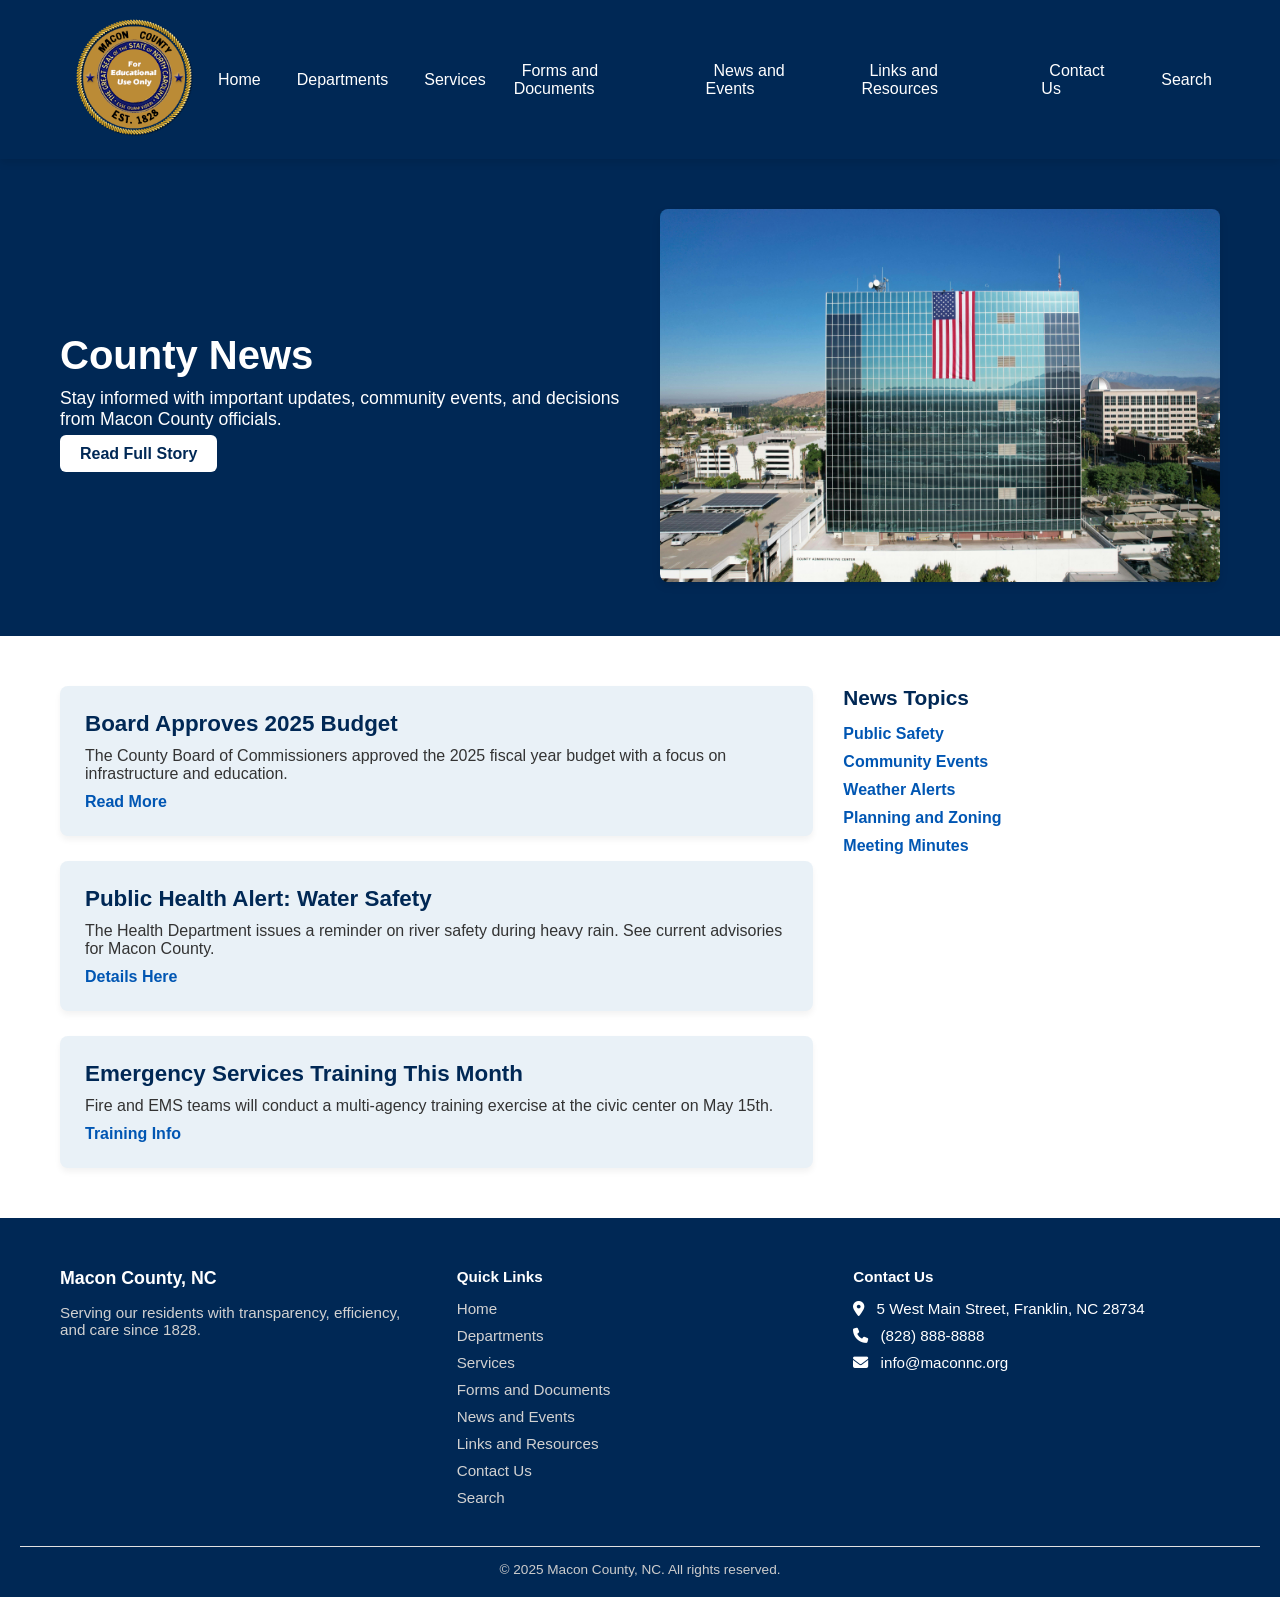
<file: NewsandEvents.html>
<!DOCTYPE html>
<html lang="en">
    <head>
        <meta charset="UTF-8">
        <meta name="viewport" content="width=device-width, initial-scale=1, shrink-to-fit=no" />
        <title>County News | Macon County, NC</title>
        <link href="style.css" rel="stylesheet" />
        <link href="NewsandEvents.css" rel="stylesheet" />
        <link rel="stylesheet" href="https://cdnjs.cloudflare.com/ajax/libs/font-awesome/6.5.0/css/all.min.css" />
    </head>
    <body>
        <header class="site-header">
            <div class="header-container">
                <div class="logo">
                    <a href="#">
                    <img src="../assets/mock-macon-county-north-carolina.png" alt="Macon County North Carolina Logo">
                </a>
            </div>
                 <!-- Hamburger Toggle (checkbox hack) -->
        <input type="checkbox" id="menu-toggle" class="menu-toggle">
        <label for="menu-toggle" class="menu-icon">
            <span></span>
            <span></span>
            <span></span>
        </label>
        <!-- Navigation -->
        <nav class="nav">
            <ul class="nav-list">
                <li><a href="index.html">Home</a></li>

                
                <li class="dropdown">
                    <a href="#">Departments</a>
                    <ul class="dropdown-menu">
                        <li><a href="ItDepartment.html">IT Department</a></li>
                        
                    </ul>
                </li>
                <li class="dropdown">
                    <a href="#">Services</a>
                    <ul class="dropdown-menu">
                        <li><a href="services.html">Emergency Services</a></li>
                        
                    </ul>
                </li>
                <li class="dropdown">
                    <a href="#">Forms and Documents</a>
                    <ul class="dropdown-menu">
                        <li><a href="AgendaandMinutes.html">Agendas and Minutes</a></li>
                        
                    </ul>
                </li>
                <li class="dropdown">
                    <a href="#">News and Events</a>
                    <ul class="dropdown-menu">
                        <li><a href="NewsandEvents.html">County News</a></li>
                        
                    </ul>
                </li>
                
                <li class="dropdown">
                    <a href="#">Links and Resources</a>
                    <ul class="dropdown-menu">
                        <li><a href="LinksandResources.html">Health and Wellness Resources</a></li>
                       
                    </ul>
                    </li>
                <li class="dropdown">
                    <a href="ContactUs.html">Contact Us</a>
                    <ul class="dropdown-menu">
                        <li><a href="#">Directory</a></li>
                        <li><a href="#">Submit a Question</a></li>
                    </ul>
                </li>
                <li><a href="Search.html">Search</a></li>
            </ul>
        </nav>
            </div>
        </header> 
        <main class="main-content">

            <!-- Featured Story -->
            <section class="news-hero">
              <div class="container hero-content">
                <div class="hero-text">
                  <h1>County News</h1>
                  <p>Stay informed with important updates, community events, and decisions from Macon County officials.</p>
                  <a href="#" class="btn-primary">Read Full Story</a>
                </div>
                <div class="hero-image">
                  <img src="../assets/building-flag.jpg" alt="Macon County building with flagpole" />
                </div>
              </div>
            </section>
          
            <!-- Main News Grid -->
            <section class="news-section">
              <div class="container news-grid">
          
                <div class="news-main">
                  <article class="news-card">
                    <h2>Board Approves 2025 Budget</h2>
                    <p>The County Board of Commissioners approved the 2025 fiscal year budget with a focus on infrastructure and education.</p>
                    <a href="#" class="btn-link">Read More</a>
                  </article>
          
                  <article class="news-card">
                    <h2>Public Health Alert: Water Safety</h2>
                    <p>The Health Department issues a reminder on river safety during heavy rain. See current advisories for Macon County.</p>
                    <a href="#" class="btn-link">Details Here</a>
                  </article>
          
                  <article class="news-card">
                    <h2>Emergency Services Training This Month</h2>
                    <p>Fire and EMS teams will conduct a multi-agency training exercise at the civic center on May 15th.</p>
                    <a href="#" class="btn-link">Training Info</a>
                  </article>
                </div>
          
                <!-- Sidebar -->
                <aside class="news-sidebar">
                  <h3>News Topics</h3>
                  <ul>
                    <li><a href="#">Public Safety</a></li>
                    <li><a href="#">Community Events</a></li>
                    <li><a href="#">Weather Alerts</a></li>
                    <li><a href="#">Planning and Zoning</a></li>
                    <li><a href="#">Meeting Minutes</a></li>
                  </ul>
                </aside>
          
              </div>
            </section>
          
          </main>
          
          </body>
          <footer class="site-footer">
            <div class="container footer-grid">
          
              <!-- About Section -->
              <div class="footer-about">
                <h3>Macon County, NC</h3>
                <p>Serving our residents with transparency, efficiency, and care since 1828.</p>
              </div>
          
              <!-- Quick Links -->
              <div class="footer-links">
                <h4>Quick Links</h4>
                <ul>
                  <li><a href="index.html">Home</a></li>
                  <li><a href="#">Departments</a></li>
                  <li><a href="#">Services</a></li>
                  <li><a href="#">Forms and Documents</a></li>
                  <li><a href="#">News and Events</a></li>
                  <li><a href="#">Links and Resources</a></li>
                  <li><a href="ContactUs.html">Contact Us</a></li>
                  <li><a href="services.html">Search</a></li>
                </ul>
              </div>
          
              <!-- Contact Information -->
              <div class="footer-contact">
                <h4>Contact Us</h4>
                <ul>
                  <li><i class="fa-solid fa-location-dot"></i> 5 West Main Street, Franklin, NC 28734</li>
                  <li><i class="fa-solid fa-phone"></i> (828) 888-8888</li>
                  <li><i class="fa-solid fa-envelope"></i> info@maconnc.org</li>
                </ul>
              </div>
          
            </div>
          
            <div class="footer-bottom">
              <div class="container">
                <p>&copy; 2025 Macon County, NC. All rights reserved.</p>
              </div>
            </div>
          </footer>
          </html>
</file>
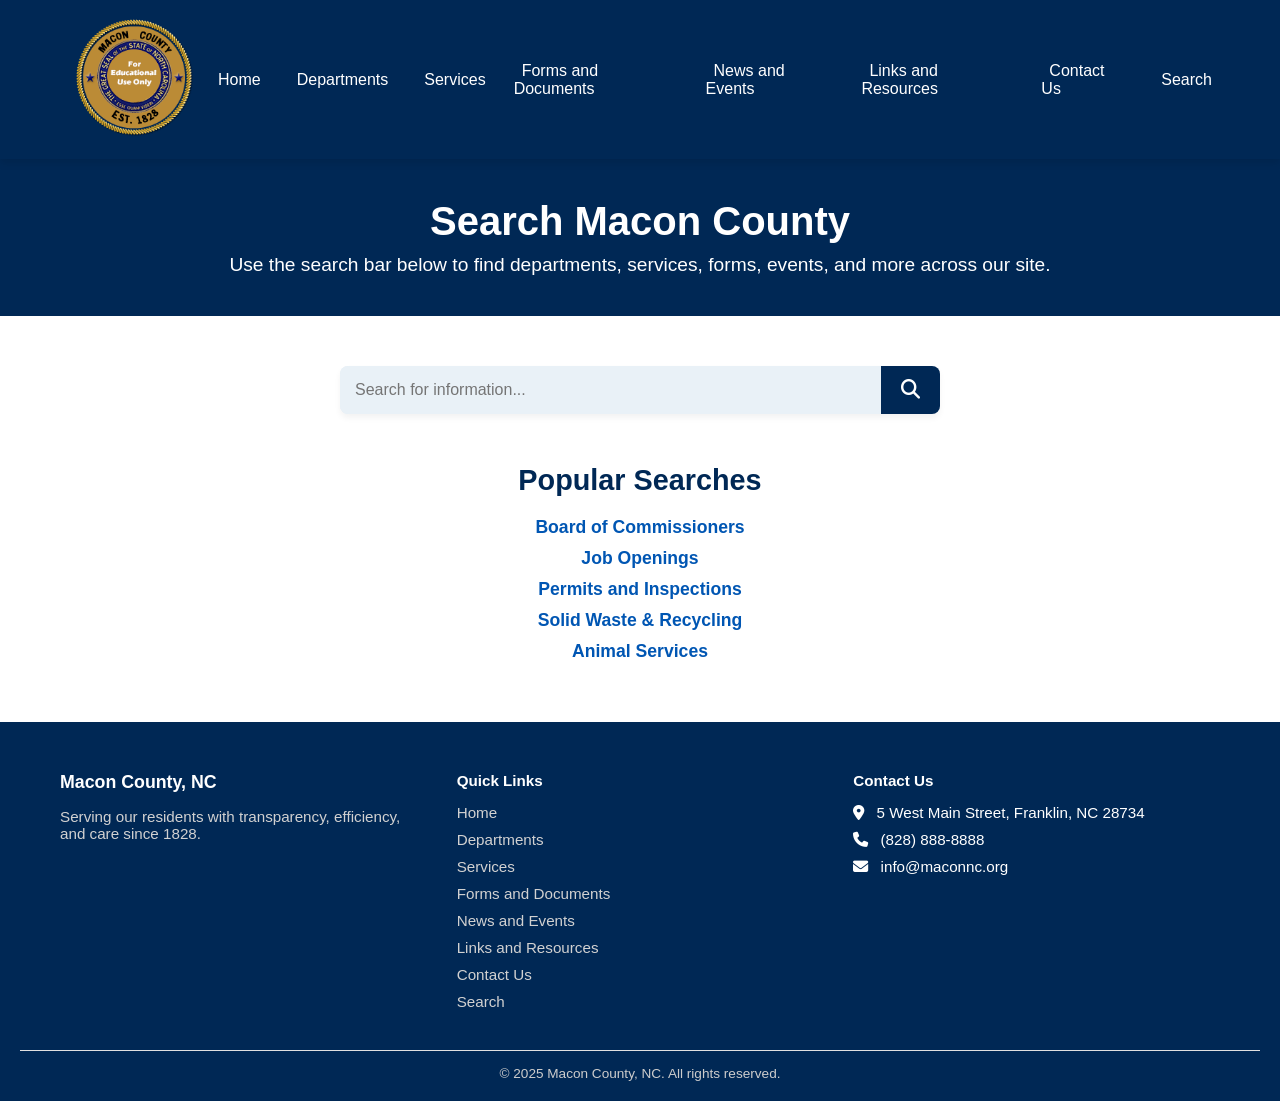
<file: Search.html>
<!DOCTYPE html>
<html lang="en">
    <head>
        <meta charset="UTF-8">
        <meta name="viewport" content="width=device-width, initial-scale=1, shrink-to-fit=no" />
        <title>Search | Macon County, NC</title>
        <link href="style.css" rel="stylesheet" />
        <link href="search.css" rel="stylesheet" />
        <link rel="stylesheet" href="https://cdnjs.cloudflare.com/ajax/libs/font-awesome/6.5.0/css/all.min.css" />
    </head>
    <body>
        <header class="site-header">
            <div class="header-container">
                <div class="logo">
                    <a href="#">
                    <img src="../assets/mock-macon-county-north-carolina.png" alt="Macon County North Carolina Logo">
                </a>
            </div>
                 <!-- Hamburger Toggle (checkbox hack) -->
        <input type="checkbox" id="menu-toggle" class="menu-toggle">
        <label for="menu-toggle" class="menu-icon">
            <span></span>
            <span></span>
            <span></span>
        </label>
        <!-- Navigation -->
        <nav class="nav">
            <ul class="nav-list">
                <li><a href="index.html">Home</a></li>

                
                <li class="dropdown">
                    <a href="#">Departments</a>
                    <ul class="dropdown-menu">
                        <li><a href="ItDepartment.html">IT Department</a></li>
                        
                    </ul>
                </li>
                <li class="dropdown">
                    <a href="#">Services</a>
                    <ul class="dropdown-menu">
                        <li><a href="services.html">Emergency Services</a></li>
                        
                    </ul>
                </li>
                <li class="dropdown">
                    <a href="#">Forms and Documents</a>
                    <ul class="dropdown-menu">
                        <li><a href="AgendaandMinutes.html">Agendas and Minutes</a></li>
                        
                    </ul>
                </li>
                <li class="dropdown">
                    <a href="#">News and Events</a>
                    <ul class="dropdown-menu">
                        <li><a href="NewsandEvents.html">County News</a></li>
                        
                    </ul>
                </li>
                
                <li class="dropdown">
                    <a href="#">Links and Resources</a>
                    <ul class="dropdown-menu">
                        <li><a href="LinksandResources.html">Health and Wellness Resources</a></li>
                       
                    </ul>
                    </li>
                <li class="dropdown">
                    <a href="ContactUs.html">Contact Us</a>
                    <ul class="dropdown-menu">
                        <li><a href="#">Directory</a></li>
                        <li><a href="#">Submit a Question</a></li>
                    </ul>
                </li>
                <li><a href="Search.html">Search</a></li>
            </ul>
        </nav>
            </div>
        </header> 
        <main class="main-content">

            <!-- Header -->
            <section class="page-header">
              <div class="container">
                <h1>Search Macon County</h1>
                <p>Use the search bar below to find departments, services, forms, events, and more across our site.</p>
              </div>
            </section>
          
            <!-- Search Area -->
            <section class="search-section">
              <div class="container">
                <form class="search-form" role="search" aria-label="Site Search">
                  <div class="search-box">
                    <input type="text" placeholder="Search for information..." aria-label="Search input" required />
                    <button type="submit" aria-label="Submit search">
                      <i class="fa-solid fa-magnifying-glass"></i>
                    </button>
                  </div>
                </form>
          
                <div class="search-suggestions">
                  <h2>Popular Searches</h2>
                  <ul>
                    <li><a href="#">Board of Commissioners</a></li>
                    <li><a href="#">Job Openings</a></li>
                    <li><a href="#">Permits and Inspections</a></li>
                    <li><a href="#">Solid Waste & Recycling</a></li>
                    <li><a href="#">Animal Services</a></li>
                  </ul>
                </div>
              </div>
            </section>
          
          </main>
          
          </body>
          <footer class="site-footer">
            <div class="container footer-grid">
          
              <!-- About Section -->
              <div class="footer-about">
                <h3>Macon County, NC</h3>
                <p>Serving our residents with transparency, efficiency, and care since 1828.</p>
              </div>
          
              <!-- Quick Links -->
              <div class="footer-links">
                <h4>Quick Links</h4>
                <ul>
                  <li><a href="index.html">Home</a></li>
                  <li><a href="#">Departments</a></li>
                  <li><a href="#">Services</a></li>
                  <li><a href="#">Forms and Documents</a></li>
                  <li><a href="#">News and Events</a></li>
                  <li><a href="#">Links and Resources</a></li>
                  <li><a href="ContactUs.html">Contact Us</a></li>
                  <li><a href="services.html">Search</a></li>
                </ul>
              </div>
          
              <!-- Contact Information -->
              <div class="footer-contact">
                <h4>Contact Us</h4>
                <ul>
                  <li><i class="fa-solid fa-location-dot"></i> 5 West Main Street, Franklin, NC 28734</li>
                  <li><i class="fa-solid fa-phone"></i> (828) 888-8888</li>
                  <li><i class="fa-solid fa-envelope"></i> info@maconnc.org</li>
                </ul>
              </div>
          
            </div>
          
            <div class="footer-bottom">
              <div class="container">
                <p>&copy; 2025 Macon County, NC. All rights reserved.</p>
              </div>
            </div>
          </footer>
          </html>
</file>
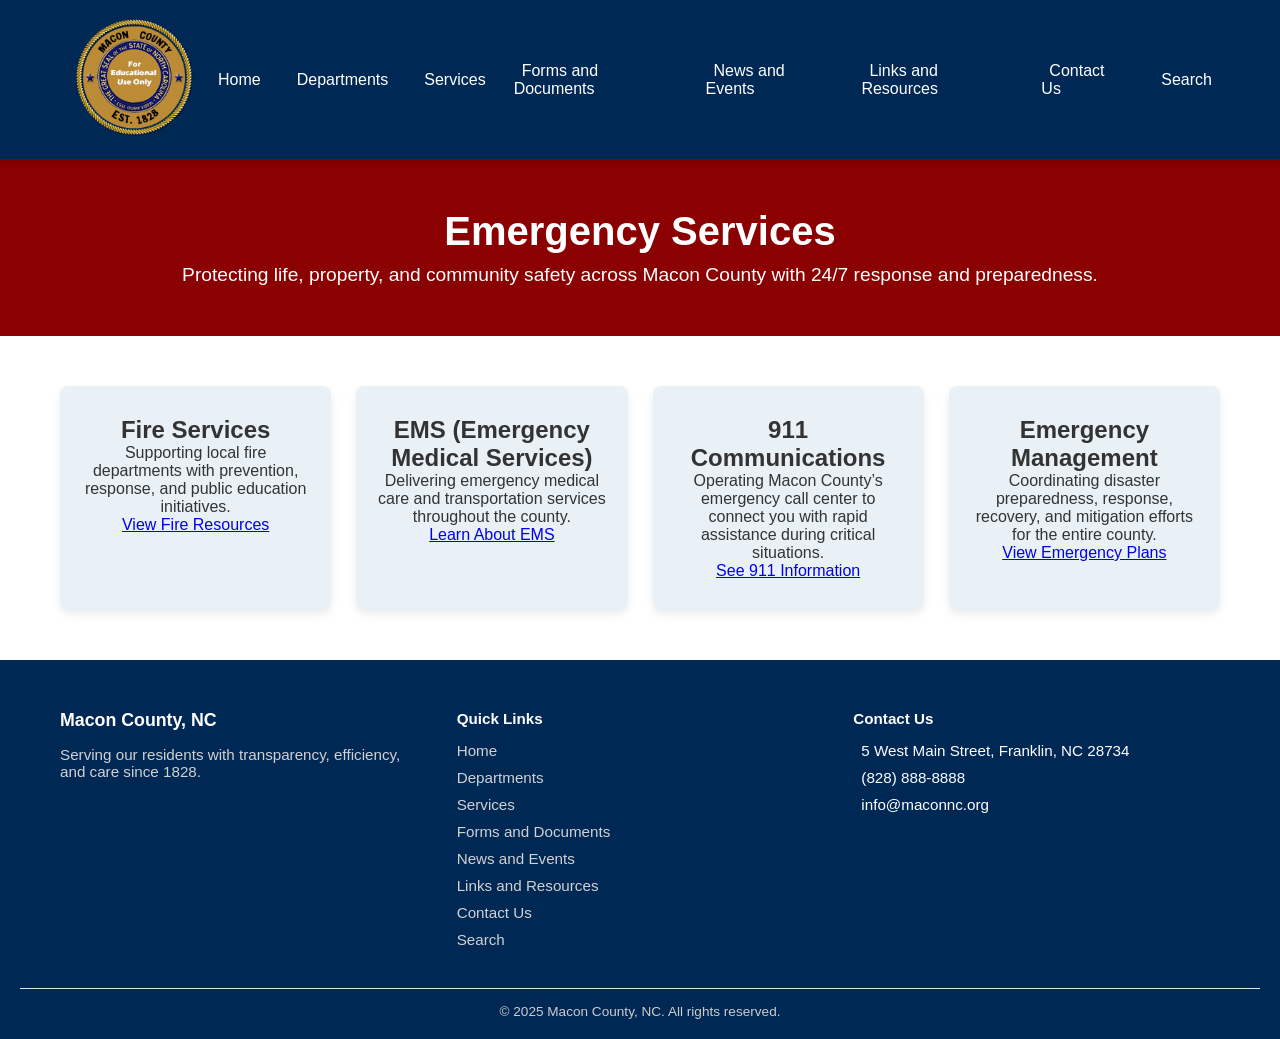
<file: services.html>
<!DOCTYPE html>
<html lang="en">
    <head>
        <meta charset="UTF-8">
        <meta name="viewport" content="width=device-width, initial-scale=1, shrink-to-fit=no" />
        <title>Emergency Services | Macon County, NC</title>
        <link href="style.css" rel="stylesheet" />
        <link href="services.css" rel="stylesheet" />
    </head>
    <body>
        <header class="site-header">
            <div class="header-container">
                <div class="logo">
                    <a href="#">
                    <img src="../assets/mock-macon-county-north-carolina.png" alt="Macon County North Carolina Logo">
                </a>
            </div>
                 <!-- Hamburger Toggle (checkbox hack) -->
        <input type="checkbox" id="menu-toggle" class="menu-toggle">
        <label for="menu-toggle" class="menu-icon">
            <span></span>
            <span></span>
            <span></span>
        </label>
        <!-- Navigation -->
        <nav class="nav">
            <ul class="nav-list">
                <li><a href="index.html">Home</a></li>

                
                <li class="dropdown">
                    <a href="#">Departments</a>
                    <ul class="dropdown-menu">
                        <li><a href="ItDepartment.html">IT Department</a></li>
                        
                    </ul>
                </li>
                <li class="dropdown">
                    <a href="#">Services</a>
                    <ul class="dropdown-menu">
                        <li><a href="services.html">Emergency Services</a></li>
                        
                    </ul>
                </li>
                <li class="dropdown">
                    <a href="#">Forms and Documents</a>
                    <ul class="dropdown-menu">
                        <li><a href="AgendaandMinutes.html">Agendas and Minutes</a></li>
                        
                    </ul>
                </li>
                <li class="dropdown">
                    <a href="#">News and Events</a>
                    <ul class="dropdown-menu">
                        <li><a href="NewsandEvents.html">County News</a></li>
                        
                    </ul>
                </li>
                
                <li class="dropdown">
                    <a href="#">Links and Resources</a>
                    <ul class="dropdown-menu">
                        <li><a href="LinksandResources.html">Health and Wellness Resources</a></li>
                       
                    </ul>
                    </li>
                <li class="dropdown">
                    <a href="ContactUs.html">Contact Us</a>
                    <ul class="dropdown-menu">
                        <li><a href="#">Directory</a></li>
                        <li><a href="#">Submit a Question</a></li>
                    </ul>
                </li>
                <li><a href="Search.html">Search</a></li>
            </ul>
        </nav>
            </div>
        </header> 
        <main class="main-content">

            <!-- HERO Header -->
            <section class="page-header-emergency">
              <div class="container">
                <h1>Emergency Services</h1>
                <p>Protecting life, property, and community safety across Macon County with 24/7 response and preparedness.</p>
              </div>
            </section>
          
            <!-- Services Overview -->
            <section class="emergency-section">
              <div class="container">
          
                <div class="emergency-grid">
          
                  <div class="emergency-item">
                    <i class="fa-solid fa-fire-extinguisher"></i>
                    <h2>Fire Services</h2>
                    <p>Supporting local fire departments with prevention, response, and public education initiatives.</p>
                    <a href="#" class="btn-link">View Fire Resources</a>
                  </div>
          
                  <div class="emergency-item">
                    <i class="fa-solid fa-truck-medical"></i>
                    <h2>EMS (Emergency Medical Services)</h2>
                    <p>Delivering emergency medical care and transportation services throughout the county.</p>
                    <a href="#" class="btn-link">Learn About EMS</a>
                  </div>
          
                  <div class="emergency-item">
                    <i class="fa-solid fa-phone-volume"></i>
                    <h2>911 Communications</h2>
                    <p>Operating Macon County’s emergency call center to connect you with rapid assistance during critical situations.</p>
                    <a href="#" class="btn-link">See 911 Information</a>
                  </div>
          
                  <div class="emergency-item">
                    <i class="fa-solid fa-triangle-exclamation"></i>
                    <h2>Emergency Management</h2>
                    <p>Coordinating disaster preparedness, response, recovery, and mitigation efforts for the entire county.</p>
                    <a href="#" class="btn-link">View Emergency Plans</a>
                  </div>
          
                </div>
          
              </div>
            </section>
          
          </main>
          
          </body>
          <footer class="site-footer">
            <div class="container footer-grid">
          
              <!-- About Section -->
              <div class="footer-about">
                <h3>Macon County, NC</h3>
                <p>Serving our residents with transparency, efficiency, and care since 1828.</p>
              </div>
          
              <!-- Quick Links -->
              <div class="footer-links">
                <h4>Quick Links</h4>
                <ul>
                  <li><a href="index.html">Home</a></li>
                  <li><a href="#">Departments</a></li>
                  <li><a href="#">Services</a></li>
                  <li><a href="#">Forms and Documents</a></li>
                  <li><a href="#">News and Events</a></li>
                  <li><a href="#">Links and Resources</a></li>
                  <li><a href="ContactUs.html">Contact Us</a></li>
                  <li><a href="services.html">Search</a></li>
                </ul>
              </div>
          
              <!-- Contact Information -->
              <div class="footer-contact">
                <h4>Contact Us</h4>
                <ul>
                  <li><i class="fa-solid fa-location-dot"></i> 5 West Main Street, Franklin, NC 28734</li>
                  <li><i class="fa-solid fa-phone"></i> (828) 888-8888</li>
                  <li><i class="fa-solid fa-envelope"></i> info@maconnc.org</li>
                </ul>
              </div>
          
            </div>
          
            <div class="footer-bottom">
              <div class="container">
                <p>&copy; 2025 Macon County, NC. All rights reserved.</p>
              </div>
            </div>
          </footer>
          </html>
</file>
<file: style.css>
* {
    margin: 0;
    padding: 0;
    box-sizing: border-box;
}

body {
    font-family: 'Arial', sans-serif;
    background: #f8f9fa;
    color: #333;
    
}

/* Header */
.site-header {
    background: #002855;
    color: white;
    padding: 15px 0;
    position: sticky; /* Use sticky position */
    top: 0; /* Stick the header to the top */
    z-index: 1000;
    width: 100%; /* Ensure the header spans the full width */
    box-shadow: 0 4px 8px rgba(0,0,0,0.1);
}

.header-container {
    display: flex;
    align-items: center;
    justify-content: space-between;
    max-width: 1200px;
    margin: 0 auto;
    padding: 0 20px;
    position: relative;
}

.logo img {
    width: 150px;
    height: auto;
}

/* Navigation */
.nav {
    display: flex;
    align-items: center;
}

.nav-list {
    list-style: none;
    display: flex;
    align-items: center;
    gap: 20px;
}

.nav-list a {
    color: white;
    text-decoration: none;
    font-size: 1rem;
    padding: 8px;
    outline: none;
}

.nav-list a:hover {
    text-decoration: underline;
}

/* Dropdown */
.dropdown {
    position: relative;
}


.dropdown-menu {
    visibility: hidden;
    opacity: 0;
    position: absolute;
    background: white;
    top: 40px;
    left: 0;
    min-width: 200px;
    box-shadow: 0 4px 8px rgba(0,0,0,0.1);
    border-radius: 4px;
    z-index: 999;
    transition: opacity 0.3s ease, visibility 0.3s ease;
}

.dropdown:hover .dropdown-menu,
.dropdown:focus-within .dropdown-menu {
    visibility: visible;
    opacity: 1;
}

.dropdown-menu li a {
    color: #002855;
    padding: 10px;
    display: block;
}

.dropdown-menu li a:hover {
    background: #f1f1f1;
}

/* Mobile hamburger */
.menu-toggle {
    display: none;
    outline: none;
}

.menu-icon {
    display: none;
    flex-direction: column;
    cursor: pointer;
    gap: 5px;
}

.menu-icon span {
    width: 25px;
    height: 3px;
    background: white;
    border-radius: 2px;
}

/* --- Mobile Styles --- */
@media (max-width: 768px) {
    /* Hide nav by default */
    .nav {
        flex-direction: column;
        background: #002855;
        position: absolute;
        top: 70px;
        right: -100%;
        width: 250px;
        height: calc(100vh - 70px);
        transition: right 0.3s ease;
        padding-top: 30px;
    }

    /* Display hamburger */
    .menu-icon {
        display: flex;
        position: absolute;
        top: 20px;
        right: 20px;
        z-index: 2;
    }

    /* Hamburger control */
    .menu-toggle {
        display: block;
        opacity: 0;
        position: absolute;
        top: 20px;
        right: 20px;
        width: 30px;
        height: 30px;
        z-index: 3;
        cursor: pointer;
        appearance: none;
        -webkit-appearance: none;
        outline: none;
        border: none;
        background: none;
        margin: 0;
        padding: 0;
    }

   
    .menu-toggle:checked ~ .nav {
        right: 0;
    }

    /* Style nav links vertical */
    .nav-list {
        flex-direction: column;
        align-items: flex-start;
        padding-left: 20px;
        gap: 10px;
    }

    .nav-list li {
        width: 100%;
    }

    .nav-list li a {
        width: 100%;
        padding: 10px 0;
        font-size: 1.2rem;
    }

    /* Dropdown behavior changes on mobile */
    .dropdown:hover .dropdown-menu {
        visibility: hidden;
        opacity: 0;
        
    }

    .dropdown:focus-within .dropdown-menu {
        visibility: visible;
        opacity: 1;
        position: relative;
        background: #003366;
        box-shadow: none;
    }

    .dropdown-menu li a {
        color: white;
        outline: none;
    }

    /* Add indicator for dropdowns */
    .dropdown > a::after {
        content: ' ▼';
        font-size: 0.7rem;
    }
}
/* Footer Styles */
.site-footer {
    background-color: #002855;
    color: #ffffff;
    padding: 50px 20px 20px;
    font-size: 0.95rem;
  }
  
  .footer-grid {
    display: flex;
    flex-wrap: wrap;
    justify-content: space-between;
    gap: 30px;
  }
  
  .footer-about,
  .footer-links,
  .footer-contact {
    flex: 1;
    min-width: 220px;
  }
  
  .footer-about h3,
  .footer-links h4,
  .footer-contact h4 {
    color: #ffffff;
    margin-bottom: 15px;
  }
  
  .footer-about p {
    color: #d1d1d1;
  }
  
  .footer-links ul,
  .footer-contact ul {
    list-style: none;
    padding: 0;
    margin: 0;
  }
  
  .footer-links li,
  .footer-contact li {
    margin-bottom: 10px;
  }
  
  .footer-links a {
    color: #d1d1d1;
    text-decoration: none;
  }
  
  .footer-links a:hover {
    text-decoration: underline;
  }
  
  .footer-contact i {
    margin-right: 8px;
  }
  
  .footer-bottom {
    text-align: center;
    margin-top: 30px;
    border-top: 1px solid #e1e1e1;
    padding-top: 15px;
    font-size: 0.85rem;
    color: #cccccc;
  }
  
  /* Mobile Adjustments */
  @media (max-width: 768px) {
    .footer-grid {
      flex-direction: column;
      text-align: center;
    }
  
    .footer-about,
    .footer-links,
    .footer-contact {
      margin-bottom: 30px;
    }
  }
</file>
<file: home.css>
body {
    margin: 0;
    padding: 0;
    overflow-x: hidden; 
}

.container {
    max-width: 1200px;
    margin: 0 auto;
    padding: 0 20px; 
    box-sizing: border-box;
}

.hero {
    position: relative;
    width: 100%;
    height: 80vh; 
    background-image: url('../assets/macon-building.jpg'); 
    background-size: cover;
    background-position: center;
    background-repeat: no-repeat;
    display: flex;
    align-items: center;
    justify-content: center;
    text-align: center;
    color: white;
}

.hero-overlay {
    background: rgba(0, 0, 0, 0.5); 
    width: 100%;
    height: 100%;
    display: flex;
    align-items: center;
    justify-content: center;
    padding: 0 20px;
}

.hero h1 {
    color: #fff;
    font-size: 3rem;
    margin-bottom: 1rem;
}

.hero p {
    color: #ddd;
    font-size: 1.25rem;
    margin-bottom: 2rem;
}

.hero .btn {
    display: inline-block;
    padding: 12px 24px;
    background-color: #0077cc;
    color: #fff;
    text-decoration: none;
    font-weight: bold;
    border-radius: 4px;
    transition: background 0.3s ease;
}

.hero .btn:hover {
    background-color: #005fa3;
}

@media (max-width: 768px) {
    .hero h1 {
        font-size: 2rem;
    }

    .hero p {
        font-size: 1rem;
    }
}

.services, .news, .events {
    padding: 40px 0;
    background: #f8f9fa;
}

h2 {
    font-size: 2rem;
    margin-bottom: 20px;
    color: #002855;
}

.service-grid {
    display: grid;
    grid-template-columns: repeat(auto-fit, minmax(250px, 1fr));
    gap: 20px;
}

.service-item, .event-item {
    background: white;
    padding: 20px;
    border-radius: 8px;
    box-shadow: 0 2px 4px rgba(0, 0, 0, 0.1);
}

.service-item h3 a, .news-list h3 a {
    color: #002855;
    text-decoration: none;
}

.news-list, .service-grid, .event-list {
    padding-left: 0;
    padding-right: 0;
}

.news-list {
    list-style: none;
    padding: 0;
}

.news-list li {
    margin-bottom: 20px;
}

@media (max-width: 768px) {
    .hero {
        height: 50vh;
    }

    h2 {
        font-size: 1.5rem;
    }

    .hero .btn {
        font-size: 1rem;
        padding: 8px 16px;
    }
}
</file>
<file: AboutUs.css>
body {
    margin: 0;
    padding: 0;
    overflow-x: hidden; 
}

.container {
    max-width: 1200px;
    margin: 0 auto;
    padding: 0 20px; 
    box-sizing: border-box;
}


.about-intro,
.mission-values,
.history {
    padding: 40px 0;
}

/* Headings styles */
.about-intro h1,
.mission-values h3, 
.history h2 {
    color: #002855;
    margin-bottom: 20px;
    font-size: 2rem;
    text-align: center; 
}


.about-intro p,
.mission-values p,
.history p {
    color: #333;
    font-size: 1.1rem;
    line-height: 1.6;
    text-align: center; 
}

/* Mission Box for icon and text */
.about-mission {
    text-align: center;
    margin-bottom: 40px;
}

/* Mission icon styling */
.mission-icon {
    margin-bottom: 20px;
}

/* FontAwesome icon sizes */
.mission-icon i,
.value-icon i {
    font-size: 60px;
    color: #002855;
    margin-bottom: 15px;
    display: inline-block;
}


.values-grid {
    display: grid;
    grid-template-columns: repeat(auto-fit, minmax(200px, 1fr));
    gap: 20px;
    text-align: center;
    justify-items: center; 
}

/* Values grid items header */
.value-item h3 {
    color: #002855;
    margin-top: 10px;
    margin-bottom: 10px;
}

/* History image styles */
.history-img {
    width: 100%;
    max-width: 800px;
    display: block;
    margin: 30px auto 0;
    border-radius: 8px;
    box-shadow: 0 4px 6px rgba(0, 0, 0, 0.1);
}

/* Responsive styles */
@media (max-width: 768px) {
    
    .about-intro h1,
    .mission-values h3,
    .history h2 {
        font-size: 1.5rem;
    }

    /* Smaller icon size for mobile screens */
    .icon {
        width: 40px;
    }

   
    .history-img {
        max-width: 100%;
    }
}
</file>
<file: AgendaandMinutes.css>
body {
    margin: 0;
    font-family: 'Arial', sans-serif;
    color: #333;
    background-color: #f9f9f9;
  }
  
  .container {
    max-width: 1200px;
    margin: 0 auto;
    padding: 0 20px;
    box-sizing: border-box;
  }
  
  /* Header Section */
  .page-header {
    background-color: #002855;
    color: #fff;
    text-align: center;
    padding: 40px 0;
  }
  
  .page-header h1 {
    font-size: 2.5rem;
    margin-bottom: 10px;
  }
  
  .page-header p {
    font-size: 1.2rem;
    margin: 0;
  }
  
  /* Agendas Section */
  .agendas-section {
    padding: 40px 0;
    background-color: #ffffff;
  }
  
  .agendas-section h2 {
    text-align: center;
    color: #002855;
    margin-bottom: 30px;
    font-size: 2rem;
  }
  
  /* Year Filter Styles */
  .year-filters {
    text-align: center;
    margin-bottom: 30px;
  }
  
  .year-filters input[type="radio"] {
    display: none;

  }
  
  .year-filters label {
    display: inline-block;
    background-color: #e9f1f7;
    color: #002855;
    padding: 8px 16px;
    border-radius: 4px;
    cursor: pointer;
    margin: 0 5px;
    font-weight: bold;
    text-align: center;
    transition: background-color 0.3s ease, color 0.3s ease;
  }
  
  .year-filters input:checked + label {
    background-color: #002855;
    color: white;
  }
  
  /* Meeting List */
  .meeting-list {
    display: flex;
    flex-direction: column;
    gap: 25px;
  }
  
  .meeting-item {
    display: none;
    align-items: flex-start;
    gap: 20px;
    background-color: #f0f4f8;
    padding: 20px;
    border-radius: 8px;
    box-shadow: 0 4px 6px rgba(0, 0, 0, 0.05);
    margin-bottom: 20px;  
}
  
  .meeting-item i {
    font-size: 32px;
    color: #002855;
    flex-shrink: 0;
    margin-top: 5px;
  }
  
  .meeting-item h3 {
    margin: 0 0 10px;
    font-size: 1.25rem;
    color: #002855;
  }
  
  .btn-link {
    display: inline-block;
    margin-right: 15px;
    color: #0056b3;
    text-decoration: none;
    font-weight: bold;
  }
  
  .btn-link:hover {
    text-decoration: underline;
  }
  
  /* Show all */
  #all:checked ~ .meeting-list .meeting-item {
    display: flex;
  }
  
  /* Show specific years */
  #y2025:checked ~ .meeting-list .y2025,
  #y2024:checked ~ .meeting-list .y2024 {
    display: flex;
  }

  label:focus-visible {
    outline: 2px solid #0056b3;
    outline-offset: 3px;
  }
  
  /* Mobile Adjustments */
  @media (max-width: 768px) {
    .page-header h1 {
      font-size: 2rem;
    }
  
    .agendas-section h2 {
      font-size: 1.7rem;
    }
  
    .meeting-item {
      flex-direction: column;
      align-items: center;
      text-align: center;
    }
  
    .meeting-item i {
      margin-bottom: 10px;
    }
  }
</file>
<file: ContactUs.css>
body {
    margin: 0;
    font-family: 'Arial', sans-serif;
    color: #333;
    background-color: #f9f9f9;
}

.container {
    max-width: 1200px;
    margin: 0 auto;
    padding: 0 20px;
    box-sizing: border-box;
}

/* Main Sections */
.contact-main {
    padding-top: 20px;
}

/* Header Section */
.contact-header {
    text-align: center;
    padding: 40px 0;
    background-color: #002855;
    color: #fff;
}

.contact-header h1 {
    font-size: 2.5rem;
    margin-bottom: 10px;
}

.contact-header p {
    font-size: 1.2rem;
    margin: 0;
}

/* Contact Info Section */
.contact-info {
    padding: 40px 0;
    background-color: #ffffff;
}

.info-card {
    background-color: #f0f4f8;
    border-radius: 8px;
    padding: 30px;
    max-width: 700px;
    margin: 0 auto;
    box-shadow: 0 4px 8px rgba(0, 0, 0, 0.05);
}

.info-row {
    display: flex;
    align-items: flex-start;
    gap: 15px;
    margin-bottom: 20px;
}

.info-row i {
    font-size: 28px;
    color: #002855;
    flex-shrink: 0;
    margin-top: 5px;
}

.info-text h3 {
    margin: 0;
    font-size: 1.25rem;
    color: #002855;
}

.info-text p {
    margin: 5px 0 0;
    font-size: 1rem;
    color: #333;
}

hr {
    border: none;
    height: 1px;
    background-color: #ccc;
    margin: 20px 0;
}

/* Link styling inside info text */
.info-text p a {
    color: #333;
    text-decoration: none;
}

.info-text p a:hover {
    text-decoration: underline;
}

/* Contact Form Section */
.contact-form-section {
    padding: 40px 0;
    background-color: #e9f1f7;
}

.contact-form-section h2 {
    text-align: center;
    color: #002855;
    margin-bottom: 20px;
}

.contact-form {
    max-width: 600px;
    margin: 0 auto;
}

.form-group {
    margin-bottom: 20px;
    display: flex;
    flex-direction: column;
}

label {
    margin-bottom: 5px;
    font-weight: bold;
}

input[type="text"],
input[type="email"],
input[type="tel"],
textarea {
    padding: 10px;
    border: 1px solid #ccc;
    border-radius: 5px;
    font-size: 1rem;
    resize: vertical;
}

input:focus,
textarea:focus {
    border-color: #002855;
    outline: none;
}

input:focus-visible,
textarea:focus-visible {
    outline: 2px solid #0056b3;
}

/* Submit Button */
.btn-submit {
    background-color: #002855;
    color: #fff;
    border: none;
    padding: 12px 25px;
    border-radius: 5px;
    font-size: 1rem;
    cursor: pointer;
    display: block;
    margin: 0 auto 20px;
    transition: background-color 0.3s ease;
}

.btn-submit:hover {
    background-color: #0056b3;
}

/* Responsive Adjustments */
@media (max-width: 768px) {
    .contact-header h1 {
        font-size: 2rem;
    }

    .info-row {
        flex-direction: column;
        align-items: center;
        text-align: center;
    }

    .info-row i {
        margin-bottom: 10px;
    }

    .contact-form {
        padding: 0 10px;
    }
}
</file>
<file: ITDepartment.css>
body {
    margin: 0;
    font-family: 'Arial', sans-serif;
    color: #333;
    background-color: #f9f9f9;
  }
  
  .container {
    max-width: 1200px;
    margin: 0 auto;
    padding: 0 20px;
    box-sizing: border-box;
  }
  
  /* Header Section */
  .it-header {
    background-color: #002855;
    color: #fff;
    text-align: center;
    padding: 40px 0;
  }
  
  .it-header h1 {
    font-size: 2.5rem;
    margin-bottom: 10px;
  }
  
  .it-header p {
    font-size: 1.2rem;
    margin: 0;
  }
  
  /* Overview Section */
  .it-overview {
    padding: 40px 0;
    text-align: center;
  }
  
  .it-overview h2 {
    color: #002855;
    font-size: 2rem;
    margin-bottom: 15px;
  }
  
  .it-overview p {
    font-size: 1.1rem;
    line-height: 1.6;
    max-width: 800px;
    margin: 0 auto;
  }
  
  /* Services Section */
  .it-services {
    background-color: #e9f1f7;
    padding: 40px 0;
  }
  
  .services-grid {
    display: grid;
    grid-template-columns: repeat(auto-fit, minmax(220px, 1fr));
    gap: 20px;
    text-align: center;
  }
  
  .service-item {
    background-color: #fff;
    padding: 25px 20px;
    border-radius: 8px;
    box-shadow: 0 4px 8px rgba(0, 0, 0, 0.05);
  }
  
  .service-item i {
    font-size: 40px;
    color: #002855;
    margin-bottom: 10px;
  }
  
  .service-item h3 {
    color: #002855;
    margin: 10px 0;
  }
  
  .service-item p {
    font-size: 1rem;
    line-height: 1.5;
  }
  
  /* Contact Section */
  .it-contact {
    padding: 40px 0;
    background-color: #ffffff;
    text-align: center;
  }
  
  .it-contact h2 {
    color: #002855;
    font-size: 2rem;
    margin-bottom: 15px;
  }
  
  .contact-card {
    background-color: #f0f4f8;
    padding: 25px;
    max-width: 500px;
    margin: 20px auto 0;
    border-radius: 8px;
    box-shadow: 0 4px 8px rgba(0, 0, 0, 0.05);
  }
  
  .contact-row {
    display: flex;
    align-items: center;
    gap: 10px;
    margin-bottom: 15px;
    justify-content: center;
  }
  
  .contact-row i {
    font-size: 24px;
    color: #002855;
  }
  
  .contact-row p {
    margin: 0;
    font-size: 1rem;
  }
  
  .contact-row a {
    color: #333;
    text-decoration: none;
  }
  
  .contact-row a:hover {
    text-decoration: underline;
  }
  
  /* Responsive Adjustments */
  @media (max-width: 768px) {
    .it-header h1 {
      font-size: 2rem;
    }
  
    .it-overview h2,
    .it-contact h2 {
      font-size: 1.7rem;
    }
  
    .service-item i {
      font-size: 32px;
    }
  }
</file>
<file: LinksandResources.css>
/* Hero Banner */
.hero-banner {
    position: relative;
    text-align: left;
    background-color: #e9f1f7;
    margin-bottom: 40px;
  }
  
  .hero-image img {
    width: 100%;
    height: auto;
    display: block;
    max-height: 350px;
    object-fit: cover;
  }
  
  .hero-text {
    padding: 30px 20px;
    background-color: #ffffff;
    margin-top: -4px;
  }
  
  .hero-text h1 {
    font-size: 2.5rem;
    color: #002855;
    margin-bottom: 10px;
  }
  
  .hero-text p {
    font-size: 1.1rem;
    color: #333;
    margin: 0;
  }
  
  /* Wellness Section */
  .wellness-section {
    background-color: #ffffff;
    padding: 40px 0;
  }
  
  .wellness-intro {
    text-align: center;
    margin-bottom: 40px;
  }
  
  .wellness-intro h2 {
    font-size: 2rem;
    color: #002855;
    margin-bottom: 10px;
  }
  
  .wellness-flex {
    display: flex;
    flex-wrap: wrap;
    gap: 30px;
  }
  
  .wellness-left,
  .wellness-right {
    flex: 1;
    min-width: 300px;
    display: flex;
    flex-direction: column;
    gap: 25px;
  }
  
  .resource-block {
    display: flex;
    align-items: flex-start;
    gap: 20px;
    background-color: #f0f4f8;
    padding: 20px;
    border-radius: 8px;
    box-shadow: 0 4px 6px rgba(0,0,0,0.05);
  }
  
  .resource-block i {
    font-size: 36px;
    color: #002855;
    margin-top: 5px;
  }
  
  .resource-block h3 {
    margin: 0 0 8px;
    font-size: 1.25rem;
    color: #002855;
  }
  
  .resource-block p {
    margin: 0 0 10px;
    font-size: 1rem;
    color: #333;
  }
  
  .btn-link {
    display: inline-block;
    color: #0056b3;
    text-decoration: none;
    font-weight: bold;
  }
  
  .btn-link:hover {
    text-decoration: underline;
  }
  
  /* Responsive Layout */
  @media (max-width: 768px) {
    .hero-text h1 {
      font-size: 2rem;
    }
  
    .wellness-flex {
      flex-direction: column;
    }
  }
</file>
<file: NewsandEvents.css>
body {
    margin: 0;
    font-family: 'Arial', sans-serif;
    background-color: #f9f9f9;
    color: #333;
  }
  
  .container {
    max-width: 1200px;
    margin: 0 auto;
    padding: 0 20px;
    box-sizing: border-box;
  }
  
  /* Hero Section */
  .news-hero {
    background-color: #002855;
    color: #fff;
    padding: 50px 0;
  }
  
  .hero-content {
    display: flex;
    flex-wrap: wrap;
    align-items: center;
    gap: 40px;
  }
  
  .hero-text {
    flex: 1;
    min-width: 280px;
  }
  
  .hero-text h1 {
    font-size: 2.5rem;
    margin-bottom: 10px;
  }
  
  .hero-text p {
    font-size: 1.1rem;
    margin-bottom: 15px;
  }
  
  .hero-text .btn-primary {
    background-color: #ffffff;
    color: #002855;
    font-weight: bold;
    padding: 10px 20px;
    border-radius: 6px;
    text-decoration: none;
  }
  
  .hero-text .btn-primary:hover {
    background-color: #e9f1f7;
  }
  
  .hero-image {
    flex: 1;
    min-width: 280px;
  }
  
  .hero-image img {
    width: 100%;
    border-radius: 8px;
    box-shadow: 0 4px 8px rgba(0,0,0,0.1);
  }
  
  /* News Grid Section */
  .news-section {
    padding: 50px 0;
    background-color: #ffffff;
  }
  
  .news-grid {
    display: flex;
    flex-wrap: wrap;
    gap: 30px;
  }
  
  /* Main News Content */
  .news-main {
    flex: 2;
    min-width: 300px;
    display: flex;
    flex-direction: column;
    gap: 25px;
  }
  
  .news-card {
    background-color: #e9f1f7;
    padding: 25px;
    border-radius: 8px;
    box-shadow: 0 4px 6px rgba(0,0,0,0.05);
  }
  
  .news-card h2 {
    margin: 0 0 10px;
    color: #002855;
    font-size: 1.4rem;
  }
  
  .news-card p {
    font-size: 1rem;
    margin-bottom: 10px;
  }
  
  .btn-link {
    color: #0056b3;
    text-decoration: none;
    font-weight: bold;
  }
  
  .btn-link:hover {
    text-decoration: underline;
  }
  
  /* Sidebar */
  .news-sidebar {
    flex: 1;
    min-width: 220px;
  }
  
  .news-sidebar h3 {
    color: #002855;
    margin-bottom: 15px;
    font-size: 1.3rem;
  }
  
  .news-sidebar ul {
    list-style: none;
    padding: 0;
  }
  
  .news-sidebar li {
    margin-bottom: 10px;
  }
  
  .news-sidebar a {
    color: #0056b3;
    text-decoration: none;
    font-weight: bold;
  }
  
  .news-sidebar a:hover {
    text-decoration: underline;
  }
  
  /* Responsive Adjustments */
  @media (max-width: 768px) {
    .hero-content {
      flex-direction: column;
      text-align: center;
    }
  
    .news-grid {
      flex-direction: column;
    }
  
    .news-sidebar {
      order: -1;
    }
  }
</file>
<file: search.css>
body {
    margin: 0;
    font-family: 'Arial', sans-serif;
    background-color: #f9f9f9;
    color: #333;
  }
  
  .container {
    max-width: 1200px;
    margin: 0 auto;
    padding: 0 20px;
    box-sizing: border-box;
  }
  
  /* Header Section */
  .page-header {
    background-color: #002855;
    color: #fff;
    text-align: center;
    padding: 40px 0;
  }
  
  .page-header h1 {
    font-size: 2.5rem;
    margin-bottom: 10px;
  }
  
  .page-header p {
    font-size: 1.2rem;
    margin: 0;
  }
  
  /* Search Section */
  .search-section {
    padding: 50px 0;
    background-color: #ffffff;
    text-align: center;
  }
  
  .search-form {
    max-width: 600px;
    margin: 0 auto;
  }
  
  .search-box {
    display: flex;
    background-color: #e9f1f7;
    border-radius: 8px;
    overflow: hidden;
    box-shadow: 0 4px 6px rgba(0,0,0,0.05);
  }
  
  .search-box input[type="text"] {
    flex: 1;
    padding: 15px;
    font-size: 1rem;
    border: none;
    outline: none;
    background-color: #e9f1f7;
  }
  
  .search-box button {
    background-color: #002855;
    color: white;
    border: none;
    padding: 0 20px;
    cursor: pointer;
    font-size: 1.2rem;
    display: flex;
    align-items: center;
    justify-content: center;
  }
  
  .search-box button:hover {
    background-color: #0056b3;
  }
  
  /* Popular Searches */
  .search-suggestions {
    margin-top: 50px;
  }
  
  .search-suggestions h2 {
    font-size: 1.8rem;
    color: #002855;
    margin-bottom: 20px;
  }
  
  .search-suggestions ul {
    list-style: none;
    padding: 0;
    margin: 0;
  }
  
  .search-suggestions li {
    margin-bottom: 10px;
  }
  
  .search-suggestions a {
    color: #0056b3;
    text-decoration: none;
    font-weight: bold;
    font-size: 1.1rem;
  }
  
  .search-suggestions a:hover {
    text-decoration: underline;
  }
  
  /* Responsive Adjustments */
  @media (max-width: 768px) {
    .page-header h1 {
      font-size: 2rem;
    }
  
    .search-box input[type="text"] {
      padding: 12px;
    }
  
    .search-box button {
      padding: 0 16px;
    }
  }
</file>
<file: services.css>
body {
    margin: 0;
    font-family: 'Arial', sans-serif;
    background-color: #f9f9f9;
    color: #333;
  }
  
  .container {
    max-width: 1200px;
    margin: 0 auto;
    padding: 0 20px;
    box-sizing: border-box;
  }
  
  /* Emergency Hero Header */
  .page-header-emergency {
    background-color: #8b0000; /* Deep red to signal urgency */
    color: #fff;
    text-align: center;
    padding: 50px 0;
  }
  
  .page-header-emergency h1 {
    font-size: 2.5rem;
    margin-bottom: 10px;
  }
  
  .page-header-emergency p {
    font-size: 1.2rem;
    margin: 0;
  }
  
  /* Emergency Services Section */
  .emergency-section {
    padding: 50px 0;
    background-color: #ffffff;
  }
  
  .emergency-grid {
    display: grid;
    grid-template-columns: repeat(auto-fit, minmax(260px, 1fr));
    gap: 25px;
  }
  
  .emergency-item {
    background-color: #e9f1f7;
    padding: 30px 20px;
    border-radius: 8px;
    text-align: center;
    box-shadow: 0 4px 8px rgba(0, 0, 0, 0.08);
  }
  
  .emergency-item i {
    font-size: 45px;
    color: #002855
  }
</file>
